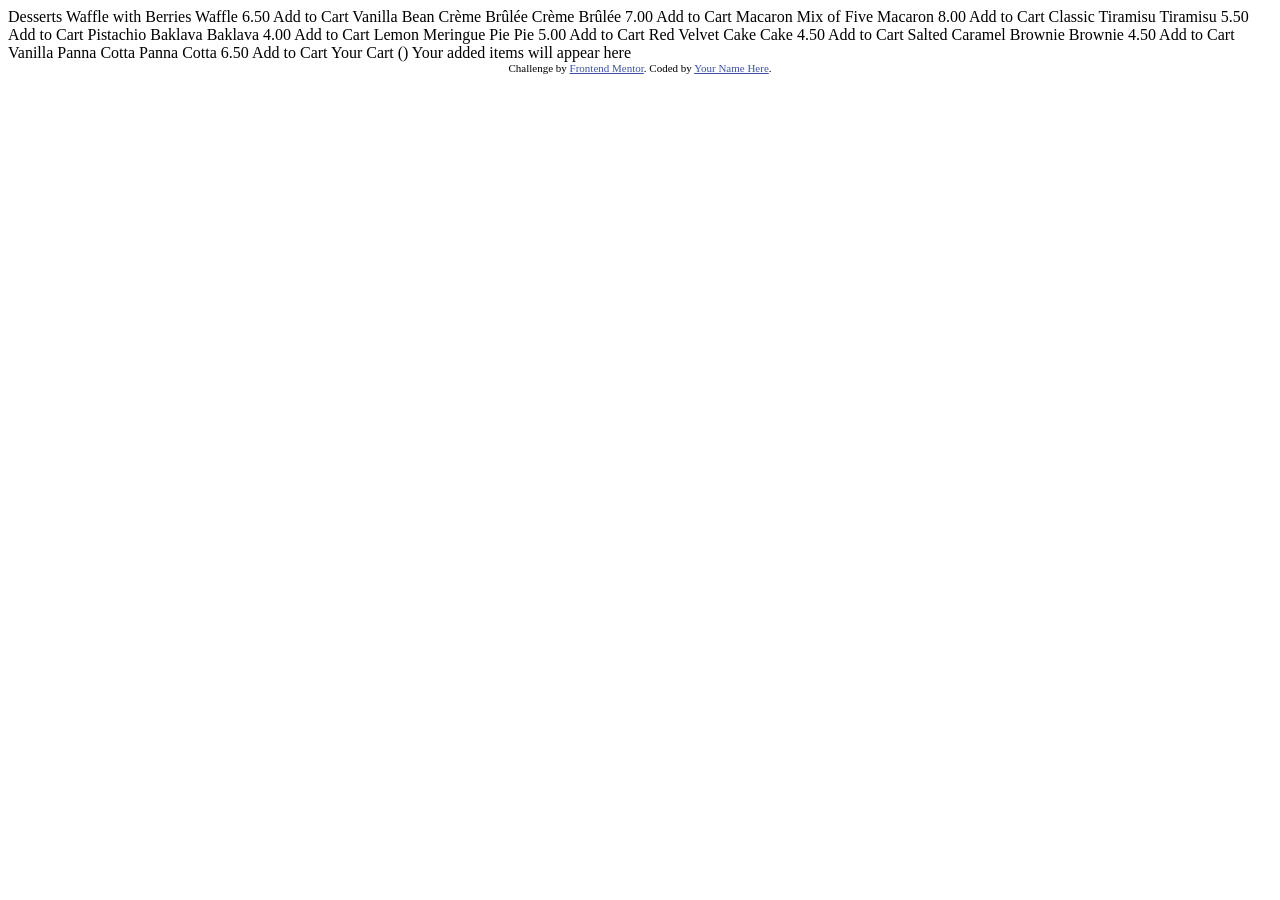
<file: product-list-with-cart-main/index.html>
<!DOCTYPE html>
<html lang="en">
<head>
  <meta charset="UTF-8">
  <meta name="viewport" content="width=device-width, initial-scale=1.0"> <!-- displays site properly based on user's device -->

  <link rel="icon" type="image/png" sizes="32x32" href="./assets/images/favicon-32x32.png">
  
  <title>Frontend Mentor | Product list with cart</title>

  <!-- Feel free to remove these styles or customise in your own stylesheet 👍 -->
  <style>
    .attribution { font-size: 0.6875rem; text-align: center; }
    .attribution a { color: hsl(228, 45%, 44%); }
  </style>
</head>
<body>

  Desserts

  Waffle with Berries
  Waffle
  6.50
  Add to Cart

  Vanilla Bean Crème Brûlée
  Crème Brûlée
  7.00
  Add to Cart

  Macaron Mix of Five
  Macaron
  8.00
  Add to Cart

  Classic Tiramisu
  Tiramisu
  5.50
  Add to Cart

  Pistachio Baklava
  Baklava
  4.00
  Add to Cart

  Lemon Meringue Pie
  Pie
  5.00
  Add to Cart

  Red Velvet Cake
  Cake
  4.50
  Add to Cart

  Salted Caramel Brownie
  Brownie
  4.50
  Add to Cart

  Vanilla Panna Cotta
  Panna Cotta
  6.50
  Add to Cart

  Your Cart (<!-- Quantity -->)
  Your added items will appear here

  <footer class="attribution">
    Challenge by <a href="https://www.frontendmentor.io?ref=challenge">Frontend Mentor</a>. 
    Coded by <a href="#">Your Name Here</a>.
  </footer>
</body>
</html>
</file>
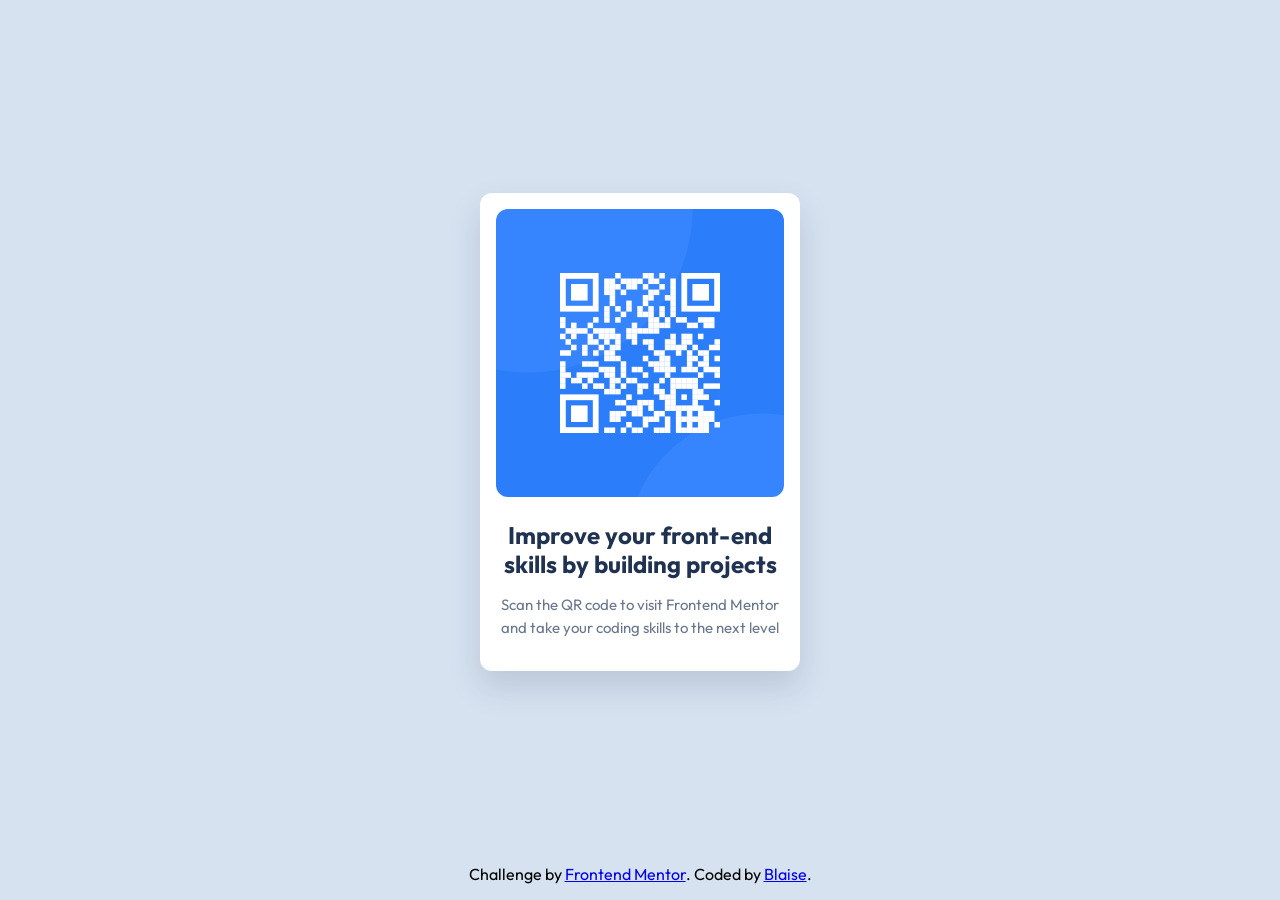
<file: qr-code-component-main/index.html>
<!DOCTYPE html>
<html lang="en">
<head>
  <meta charset="UTF-8">
  <meta name="viewport" content="width=device-width, initial-scale=1.0">
  <link rel="preconnect" href="https://fonts.googleapis.com">
  <link rel="preconnect" href="https://fonts.gstatic.com" crossorigin>
  <link href="https://fonts.googleapis.com/css2?family=Outfit:wght@400;700&display=swap" rel="stylesheet">
  <title>Frontend Mentor | QR code component</title>
  <style>
    :root{
--White: hsl(0, 0%, 100%);
--Slate-300: hsl(212, 45%, 89%);
--Slate-500: hsl(216, 15%, 48%);
--Slate-900: hsl(218, 44%, 22%)
}
    *{
      margin: 0;
      padding: 0;
      box-sizing: border-box;
    }
    body{
      font-family: 'Outfit', sans-serif;
      background-color: var(--Slate-300);
      min-height: 100vh;
      display: flex;
      justify-content: center;
      align-items: center;
      padding: 1rem;
      flex-direction: column;
    }
    .carte{
      background-color: var(--White);
      padding: 1rem;
      border-radius: 0.75rem;
      text-align: center;
      box-shadow: 0 1rem 2rem hsl(218, 44%, 22%, 0.15);
      width: 100%;
      max-width: 320px;
}
    .qr-image{
      width: 100%;
      border-radius: 0.75rem;
      display: block;
}
main {
  flex: 1;
  display: flex;
  align-items: center;
  justify-content: center;
}
    .carte-titre{
      color: var(--Slate-900);
      font-size: 1.5rem;
      font-weight: 700;
      margin-top: 1.5rem;
      line-height: 1.2;
    }
    .carte-texte{
      color: var(--Slate-500);
      font-size: 15px;
      font-weight: 400;
      margin-bottom: 1rem;
      line-height: 1.5;
      margin-top: 1rem;
    }
    .attribution{
      margin-top: 1rem;
      text-align: center;
    }

  </style>
</head>
<body>
  <main>
    <div class="carte">
      <img src="images/image-qr-code.png" alt="QR code" class="qr-image">
      <h1 class="carte-titre">Improve your front-end skills by building projects</h1>
      <p class="carte-texte">Scan the QR code to visit Frontend Mentor and take your coding skills to the next level</p>
    </div>
  </main>
  
  <footer class="attribution">
    Challenge by <a href="https://www.frontendmentor.io?ref=challenge">Frontend Mentor</a>. 
    Coded by <a href="#">Blaise</a>.
  </footer>
</body>
</html>
</file>
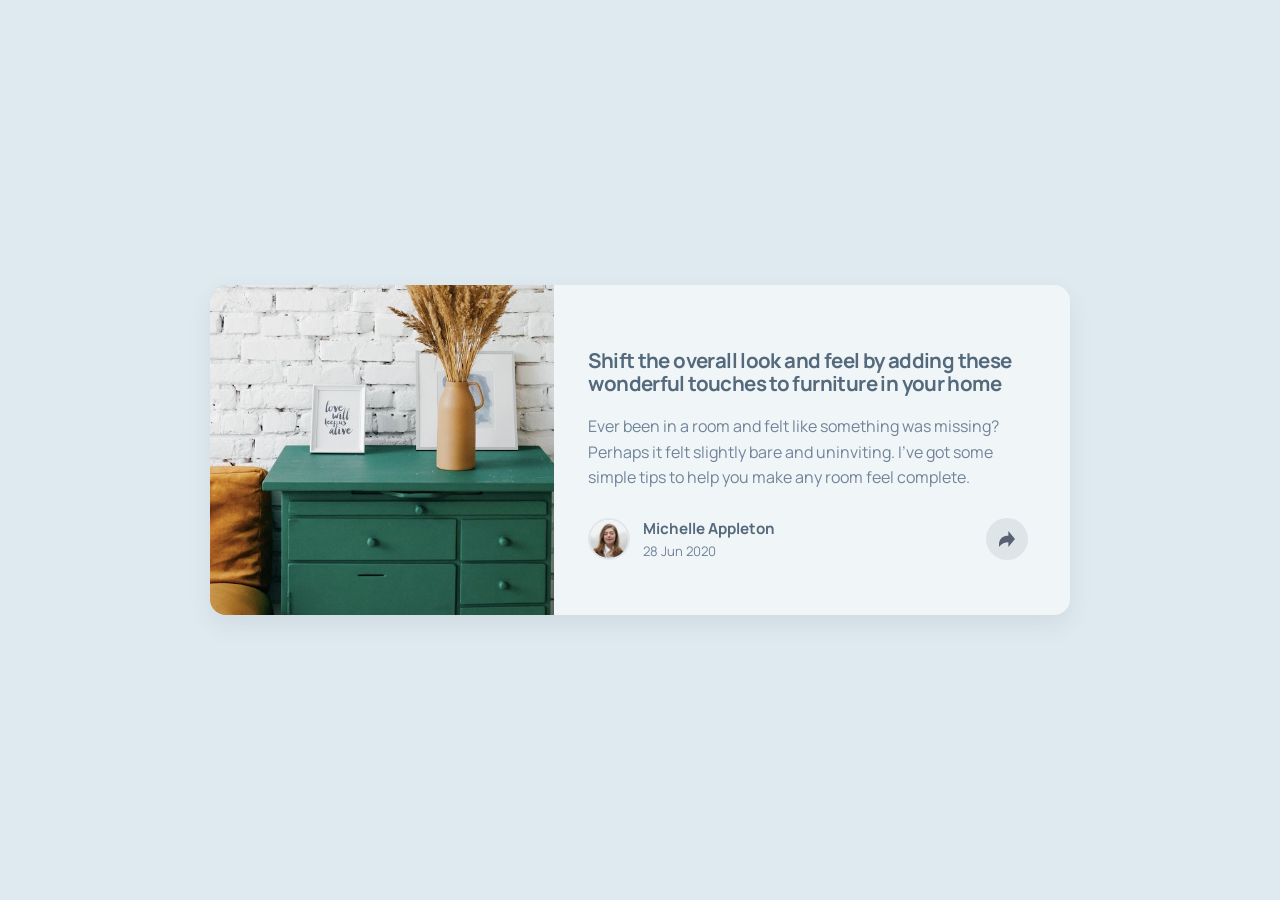
<file: article-preview-component-master/article-preview-component-master/index.html>
<!doctype html>
<html lang="fr">
  <head>
    <meta charset="UTF-8"/>
    <meta name="viewport" content="width=device-width, initial-scale=1.0" />

    <link
      rel="icon"
      type="image/png"
      sizes="32x32"
      href="./images/favicon-32x32.png"
    />
    <link rel="preconnect" href="https://fonts.googleapis.com" />
    <link rel="preconnect" href="https://fonts.gstatic.com" crossorigin />
    <link
      href="https://fonts.googleapis.com/css2?family=Manrope:wght@200..800&display=swap"
      rel="stylesheet"
    />
    <link rel="stylesheet" href="./style.css" />
    <title>Frontend Mentor | Article preview component</title>
  </head>
  <body>
    <main>
      <div class="card-1">
        <img src="./images/drawers.jpg" alt="drawers" class="card-1__img" />
      </div>

      <div class="card-2">
        <h1 class="card-2__title">
          Shift the overall look and feel by adding these wonderful touches to
          furniture in your home
        </h1>

        <p class="card-2__text">
          Ever been in a room and felt like something was missing? Perhaps it
          felt slightly bare and uninviting. I’ve got some simple tips to help
          you make any room feel complete.
        </p>

        <div class="Avatar">
          <div class="user">
            <img
              src="./images/avatar-michelle.jpg"
              alt="Michelle Appleton"
              class="user__imag"
            />
            <div class="description">
              <strong>Michelle Appleton</strong>
              <p>28 Jun 2020</p>
            </div>
          </div>

          <div class="share-control">
            <button class="btn" aria-label="Partager" aria-expanded="false">
              <img src="./images/icon-share.svg" alt="" class="btn__img" />
            </button>
            <div class="share-panel" aria-label="Options de partage">
              <span>Share</span>
              <a href="#" aria-label="Partager sur Facebook">
                <img src="./images/icon-facebook.svg" alt="Facebook" />
              </a>
              <a href="#" aria-label="Partager sur Twitter">
                <img src="./images/icon-twitter.svg" alt="Twitter" />
              </a>
              <a href="#" aria-label="Partager sur Pinterest">
                <img src="./images/icon-pinterest.svg" alt="Pinterest" />
              </a>
            </div>
          </div>
        </div>
      </div>
    </main>
  </body>
   <script src="script.js"></script>
</html>
</file>
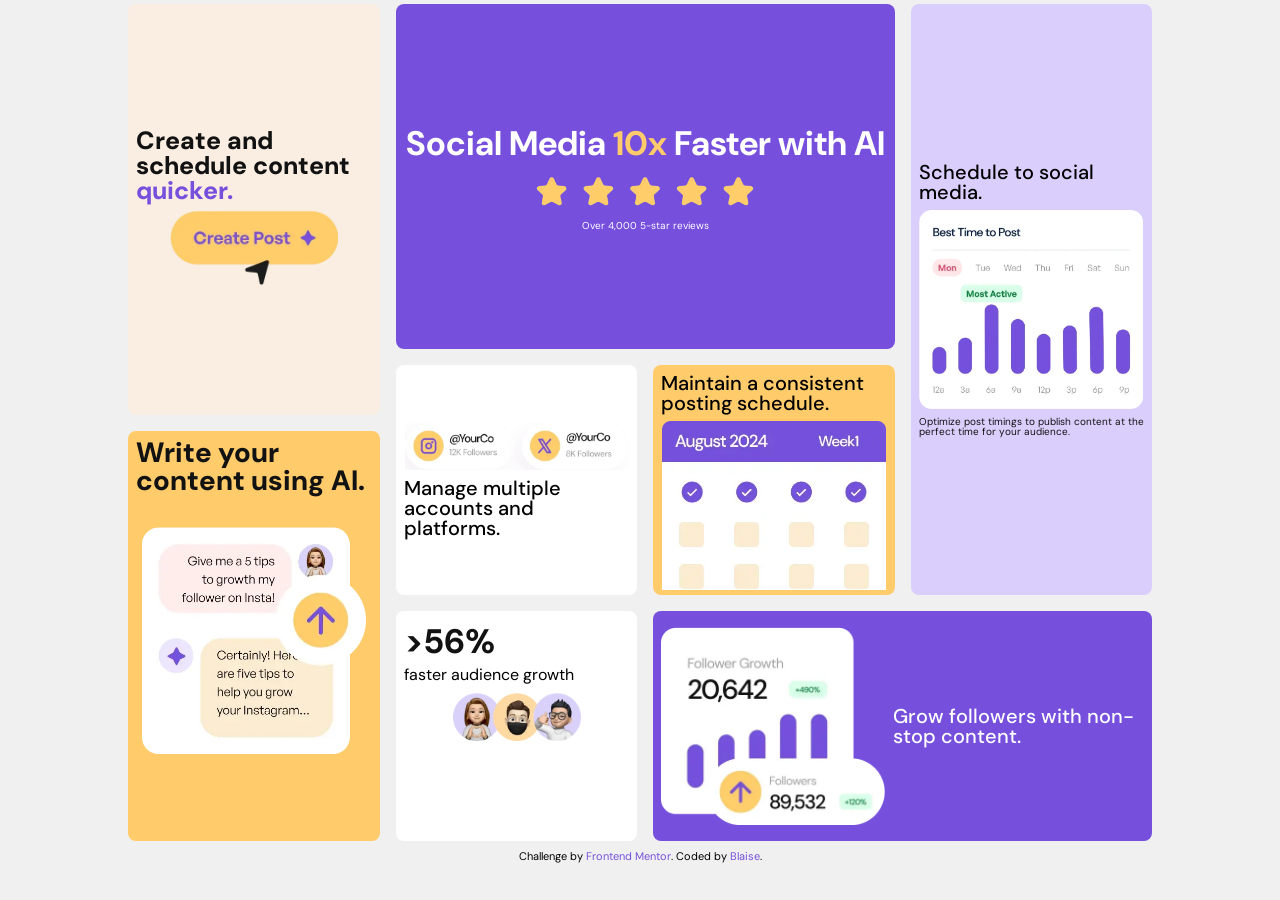
<file: bento-grid-main/bento-grid-main/index.html>
<!DOCTYPE html>
<html lang="en">
<head>
  <meta charset="UTF-8">
  <meta name="viewport" content="width=device-width, initial-scale=1.0"> <!-- displays site properly based on user's device -->

  <link rel="icon" type="image/png" sizes="32x32" href="./assets/images/favicon-32x32.png">
  <link rel="preconnect" href="https://fonts.googleapis.com">
  <link rel="preconnect" href="https://fonts.gstatic.com" crossorigin>
  <link href="https://fonts.googleapis.com/css2?family=DM+Sans:ital,opsz,wght@0,9..40,100..1000;1,9..40,100..1000&display=swap" rel="stylesheet">

  <title>Frontend Mentor | Bento grid</title>
  <link rel="stylesheet" href="style.css">
</head>
<body>
  <main>
    <div class="div-1">
      <div class="card card-1">
        <h2 class="title-md">Create and schedule content <span>quicker.</span> </h2>
        <img src="./assets/images/illustration-create-post.webp" alt="" class="img-create-post">
      </div>

      <div class="card card-4">
        <h2 class="title-md">Write your content using AI.</h2>
        <img src="./assets/images/illustration-ai-content.webp" alt="" class="img-ai-content">
      </div>
    </div>

    <div class="div-2">
      <div class="card card-2">
        <h1 class="title-lg">Social Media <span>10x</span> Faster with AI</h1>
        <img src="./assets/images/illustration-five-stars.webp" alt="" class="img-five-stars"> 
        <p class="text">Over 4,000 5-star reviews</p>
      </div>

      <div class="card card-3">
        <h2 class="title-ms">Schedule to social media.</h2>
        <img src="./assets/images/illustration-schedule-posts.webp" alt="" class="img-schedule-post">
        <p class="text text-center">Optimize post timings to publish content at the perfect time for your audience.</p>
      </div>

      <div class="card card-5">
        <img src="./assets/images/illustration-multiple-platforms.webp" alt="" class="img-multiple-platforms">
        <h2 class="title-ms">Manage multiple accounts and platforms.</h2>
      </div>

      <div class="card card-6">
        <h2 class="title-ms">Maintain a consistent posting schedule.</h2>
        <img src="./assets/images/illustration-consistent-schedule.webp" alt="" class="img-consistent-schedule">
      </div>

      <div class="card card-7">
        <div>
          <h2 class="title-lg">>56%</h2>
          <span class="">faster audience growth</span>
        </div>
        
        <img src="./assets/images/illustration-audience-growth.webp" alt="" class="img-audience-growth">
      </div>

      <div class="card card-8">
        <img src="./assets/images/illustration-grow-followers.webp" alt="" class="img-grow-followers">
        <h2 class="title-ms">Grow followers with non-stop content.</h2>
      </div>
    </div>
  </main>

  <footer class="attribution">
    Challenge by <a href="https://www.frontendmentor.io?ref=challenge">Frontend Mentor</a>. 
    Coded by <a href="#">Blaise</a>.
  </footer>
</body>
</html>
</file>
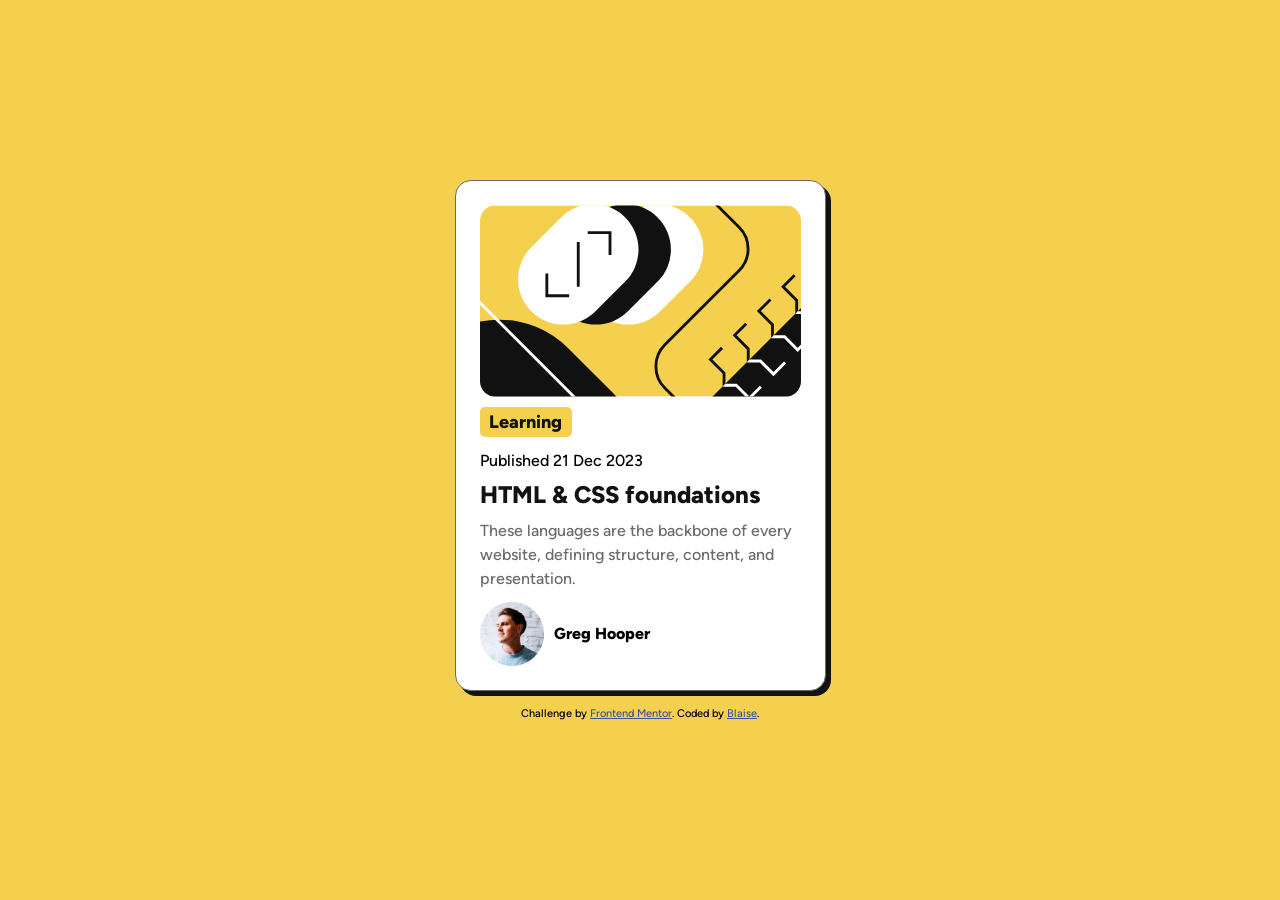
<file: blog-preview-card-main/blog-preview-card-main/index.html>
<!DOCTYPE html>
<html lang="en">
<head>
  <meta charset="UTF-8">
  <meta name="viewport" content="width=device-width, initial-scale=1.0"> <!-- displays site properly based on user's device -->

  <link rel="icon" type="image/png" sizes="32x32" href="./assets/images/favicon-32x32.png">
  
  <title>Frontend Mentor | Blog preview card</title>
  <link rel="stylesheet" href="style.css">
</head>
<body>
  <main>
    <div class="carte">
      <div class="carte-blog">
          <img src="./assets/images/illustration-article.svg" alt="illustration article"
           class="carte-image">
          <span class="carte-titre2">Learning</span>
          <p class="carte-paragraphe1"> Published 21 Dec 2023</p>
          <h1 class="carte-titre1">HTML & CSS foundations</h1>
          <p class="carte-paragraphe2"> These languages are the backbone of every website, defining structure, content, and presentation.</p>
      </div>
      <div class="carte-auteur">
        <img src="./assets/images/image-avatar.webp" alt="image avatar" class="carte-image-avatar">
        <p class="carte-auteur-nom">Greg Hooper</p>
      </div>
    </div>
  </main>
  <footer class="attribution">
    Challenge by <a href="https://www.frontendmentor.io?ref=challenge">Frontend Mentor</a>. 
    Coded by <a href="https://github.com/blaisehoungue327-rgb?tab=repositories">Blaise</a>.
  </footer>
</body>
</html>
</file>
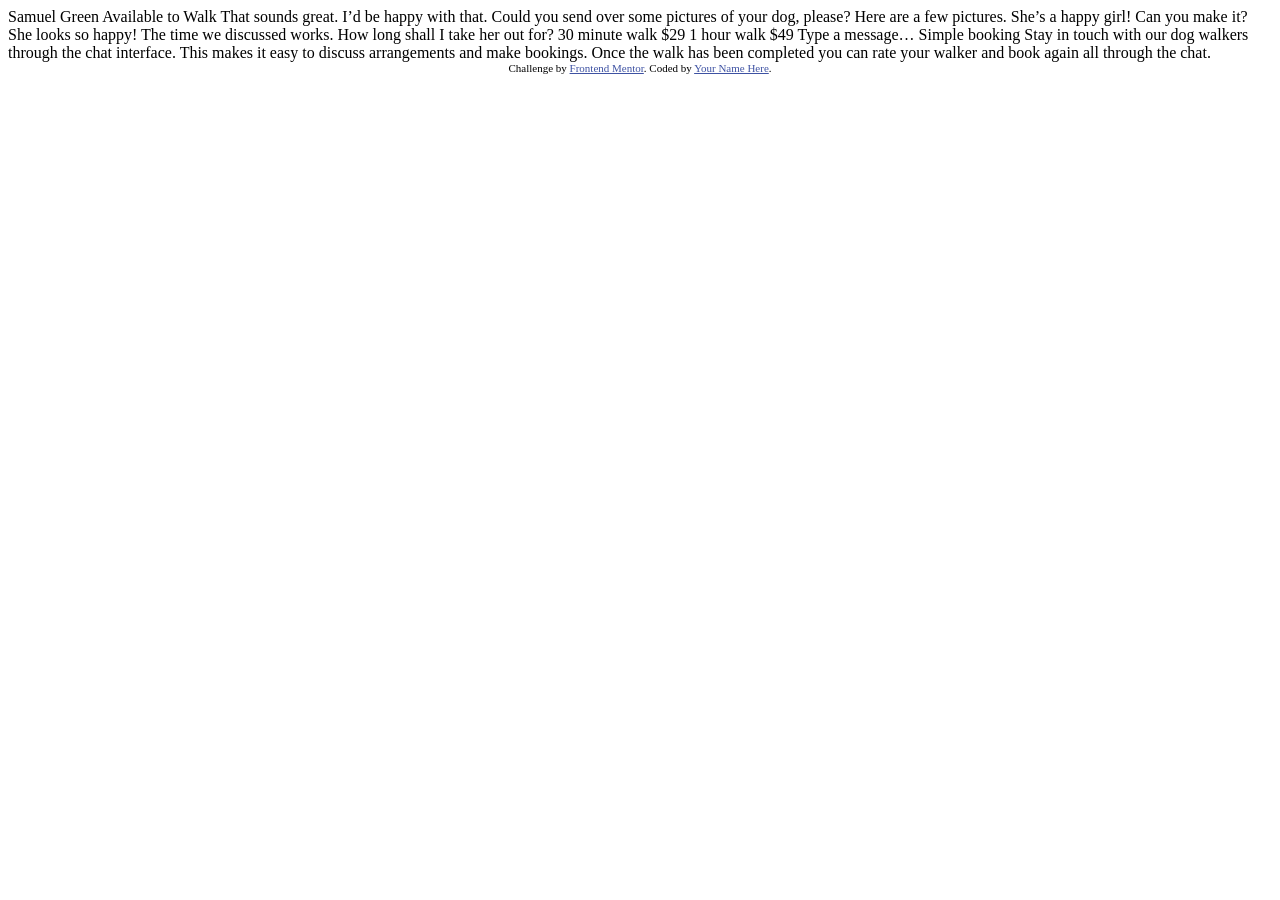
<file: chat-app-css-illustration-master/chat-app-css-illustration-master/index.html>
<!DOCTYPE html>
<html lang="en">
<head>
  <meta charset="UTF-8">
  <meta name="viewport" content="width=device-width, initial-scale=1.0"> <!-- displays site properly based on user's device -->

  <link rel="icon" type="image/png" sizes="32x32" href="./images/favicon-32x32.png">
  
  <title>Frontend Mentor | [Challenge Name Here]</title>

  <!-- Feel free to remove these styles or customise in your own stylesheet 👍 -->
  <style>
    .attribution { font-size: 0.6875rem; text-align: center; }
    .attribution a { color: hsl(228, 45%, 44%); }
  </style>
</head>
<body>

  Samuel Green
  Available to Walk

  That sounds great. I’d be happy with that.

  Could you send over some pictures of your dog, please?

  Here are a few pictures. She’s a happy girl!

  Can you make it?

  She looks so happy! The time we discussed works. How long shall I take her out for?

  30 minute walk
  $29

  1 hour walk
  $49

  Type a message…

  Simple booking

  Stay in touch with our dog walkers through the chat interface. This makes it easy to 
  discuss arrangements and make bookings. Once the walk has been completed you can rate 
  your walker and book again all through the chat.
  
  <footer class="attribution">
    Challenge by <a href="https://www.frontendmentor.io?ref=challenge">Frontend Mentor</a>. 
    Coded by <a href="#">Your Name Here</a>.
  </footer>
</body>
</html>
</file>
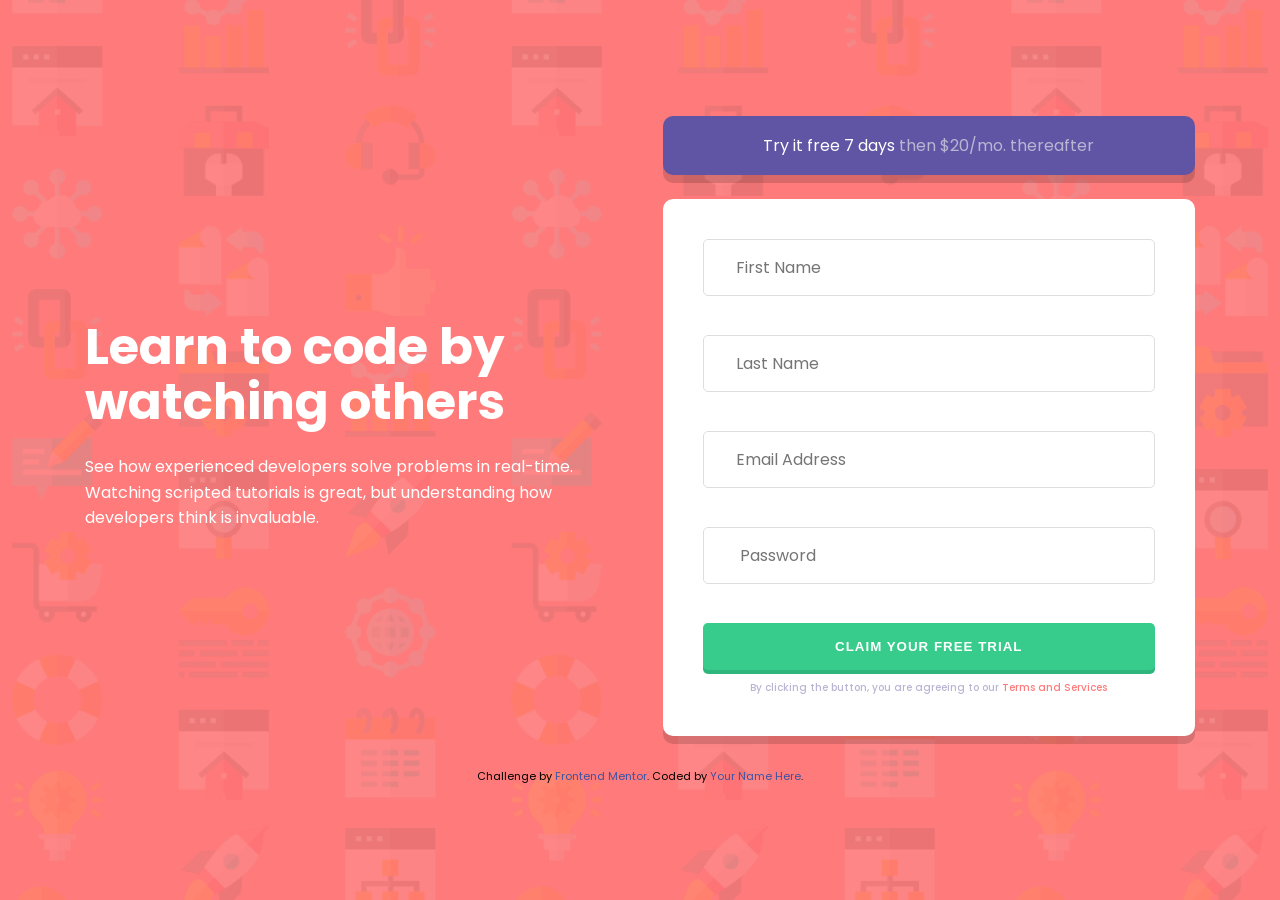
<file: intro-component-with-signup-form-master/intro-component-with-signup-form-master/index.html>
<!DOCTYPE html>
<html lang="en">
<head>
  <meta charset="UTF-8">
  <meta name="viewport" content="width=device-width, initial-scale=1.0"> <!-- displays site properly based on user's device -->

  <link rel="icon" type="image/png" sizes="32x32" href="./images/favicon-32x32.png">
  <link rel="preconnect" href="https://fonts.googleapis.com">
  <link rel="preconnect" href="https://fonts.gstatic.com" crossorigin>
  <link href="https://fonts.googleapis.com/css2?family=Poppins:wght@400;500;600;700&display=swap" rel="stylesheet">
  <link rel="stylesheet" href="css.css">
  <title>Frontend Mentor | Intro component with sign up form</title>

  <!-- Feel free to remove these styles or customise in your own stylesheet 👍 -->
  
</head>
<body>
  <main>
    <section class="sectionText">
      <h1> Learn to code by watching others</h1>
      <p>
          See how experienced developers solve problems in real-time. Watching scripted tutorials is great, 
          but understanding how developers think is invaluable. 
      </p>
    </section>

    <section class="setionForm">
      <p> Try it free 7 days <span>then $20/mo. thereafter</span> </p>
      <div class="divSection">
        <form action="" id="form">
          <div class="input-control">
            <input type="text" id="firstName" placeholder="First Name">
            <span class="icon"><img src="images/icon-error.svg" alt=""></span>
            <small>Error</small>
          </div>
          <div class="input-control">
            <input type="text" id="lastName" placeholder="Last Name">
            <span class="icon"><img src="images/icon-error.svg" alt=""></span>
            <small>Error</small>
          </div>
          <div class="input-control">
            <input type="email" id="email" placeholder="Email Address">
            <span class="icon"><img src="images/icon-error.svg" alt=""></span>
            <small>Error</small>
          </div>
          <div class="input-control">
            <input type="password" id="password" placeholder=" Password">
            <span class="icon"><img src="images/icon-error.svg" alt=""></span>
            <small>Error</small>
          </div>
          <button type="submit"> Claim your free trial </button>
        </form>
        <p class="textTerms">By clicking the button, you are agreeing to our <span>Terms and Services</span> </p>
      </div>
    </section>
  </main>

  <footer class="attribution">
    Challenge by <a href="https://www.frontendmentor.io?ref=challenge">Frontend Mentor</a>. 
    Coded by <a href="#">Your Name Here</a>.
  </footer>
</body>
<script src="script.js"></script>
</html>
</file>
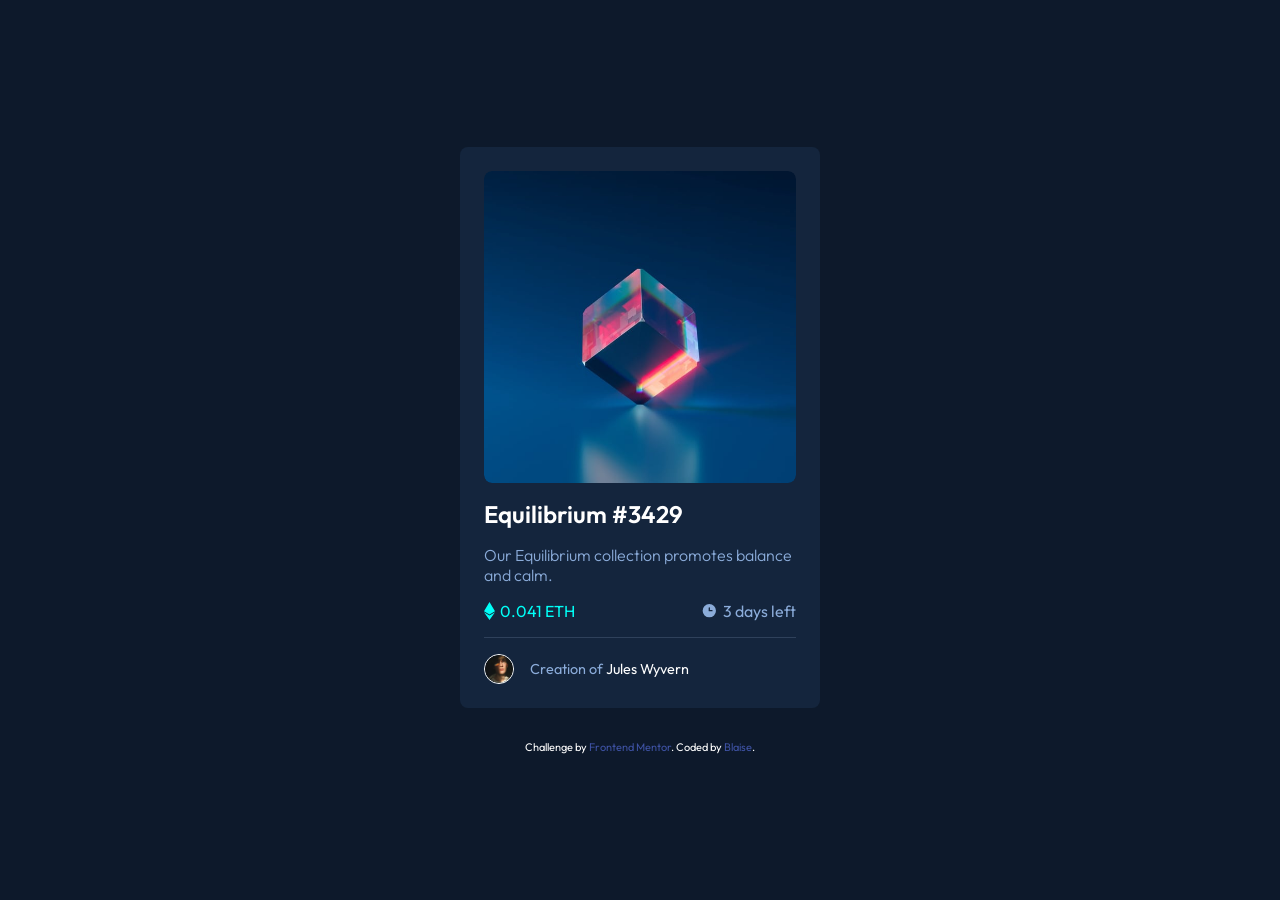
<file: nft-preview-card-component-main/nft-preview-card-component-main/index.html>
<!DOCTYPE html>
<html lang="en">
<head>
  <meta charset="UTF-8">
  <meta name="viewport" content="width=device-width, initial-scale=1.0">
  <link rel="preconnect" href="https://fonts.googleapis.com">
  <link rel="preconnect" href="https://fonts.gstatic.com" crossorigin>
  <link href="https://fonts.googleapis.com/css2?family=Outfit:wght@100..900&display=swap" rel="stylesheet">
  <link rel="stylesheet" href="./style.css">

  <link rel="icon" type="image/png" sizes="32x32" href="./images/favicon-32x32.png">
  
  <title>Frontend Mentor | NFT preview card component</title>
</head>
<body>
  <main>
    <div class="image-wrapper">
      <img src="./images/image-equilibrium.jpg" alt="Equilibrium" class="main-img">
    </div>
    <h1 class="title">Equilibrium #3429</h1>
    <p class="description">Our Equilibrium collection promotes balance and calm.</p>
    <div class="info">
      <div class="eth">
       <img src="./images/icon-ethereum.svg" alt="Ethereum" class="eth-icon"> 
       <span>0.041 ETH</span>
      </div>
      <div class="time">
        <img src="./images/icon-clock.svg" alt="Clock" class="clock-icon">
        <span>3 days left</span>
      </div>
    </div>
    <hr>
    <div class="creator">
      <img src="./images/image-avatar.png" alt="Avatar" class="avatar">
      <p class="text-avatar">Creation of <span>Jules Wyvern</span></p>
    </div>
  </main>
  <footer class="attribution">
    Challenge by <a href="https://www.frontendmentor.io?ref=challenge">Frontend Mentor</a>. 
    Coded by <a href="#">Blaise</a>.
  </footer>
</body>
</html>
</file>
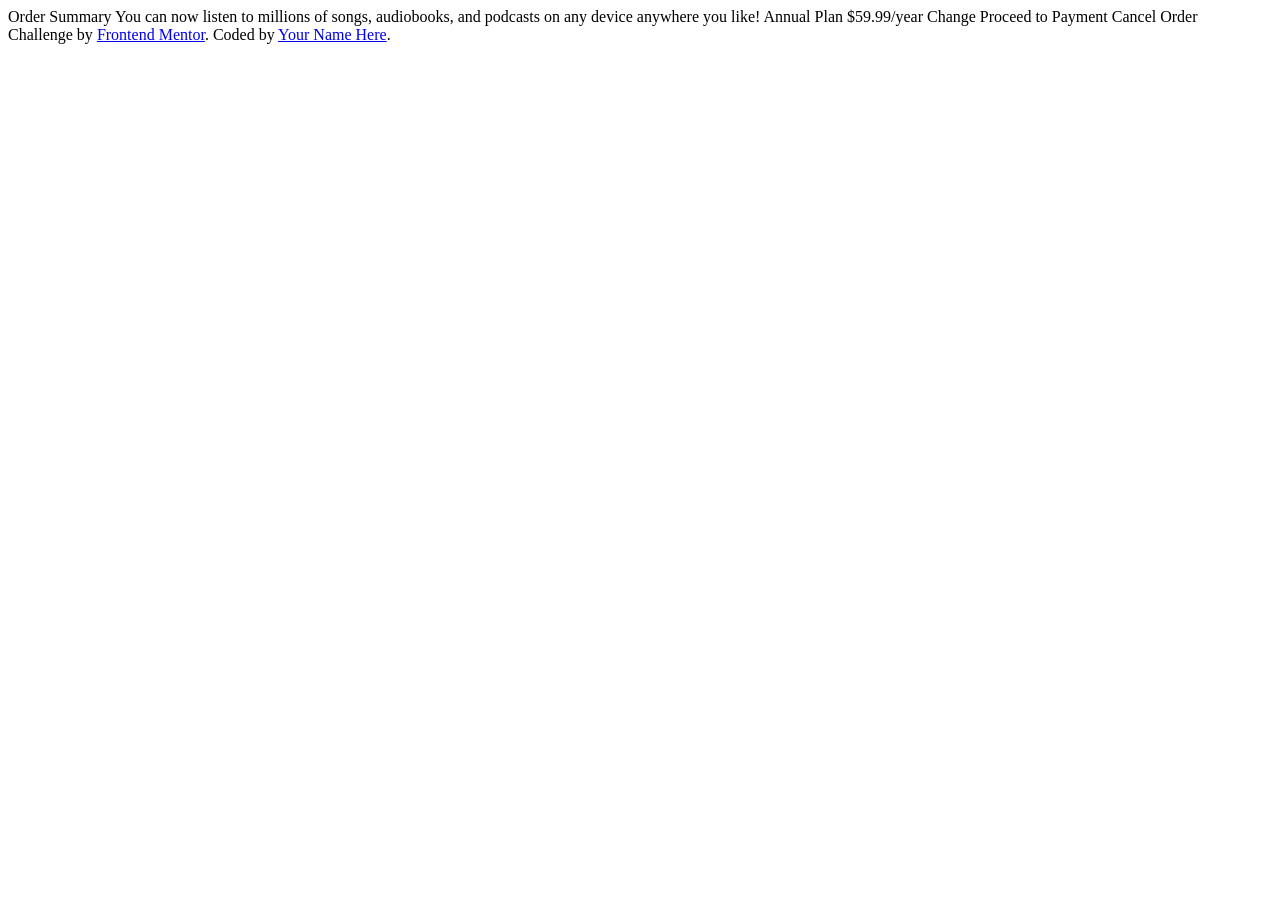
<file: order-summary-component-main/order-summary-component-main/index.html>
<!DOCTYPE html>
<html lang="en">
<head>
  <meta charset="UTF-8">
  <meta name="viewport" content="width=device-width, initial-scale=1.0">

  <link rel="icon" type="image/png" sizes="32x32" href="./images/favicon-32x32.png">
  <link rel="preconnect" href="https://fonts.googleapis.com">
  <link rel="preconnect" href="https://fonts.gstatic.com" crossorigin>
  <link href="https://fonts.googleapis.com/css2?family=Red+Hat+Display:ital,wght@0,300..900;1,300..900&display=swap" rel="stylesheet">
  <title>Frontend Mentor | Order summary card</title>

</head>
<body>

  Order Summary

  You can now listen to millions of songs, audiobooks, and podcasts on any 
  device anywhere you like!

  Annual Plan
  $59.99/year

  Change

  Proceed to Payment
  Cancel Order
  
  <footer class="attribution">
    Challenge by <a href="https://www.frontendmentor.io?ref=challenge">Frontend Mentor</a>. 
    Coded by <a href="#">Your Name Here</a>.
  </footer>
</body>
</html>
</file>
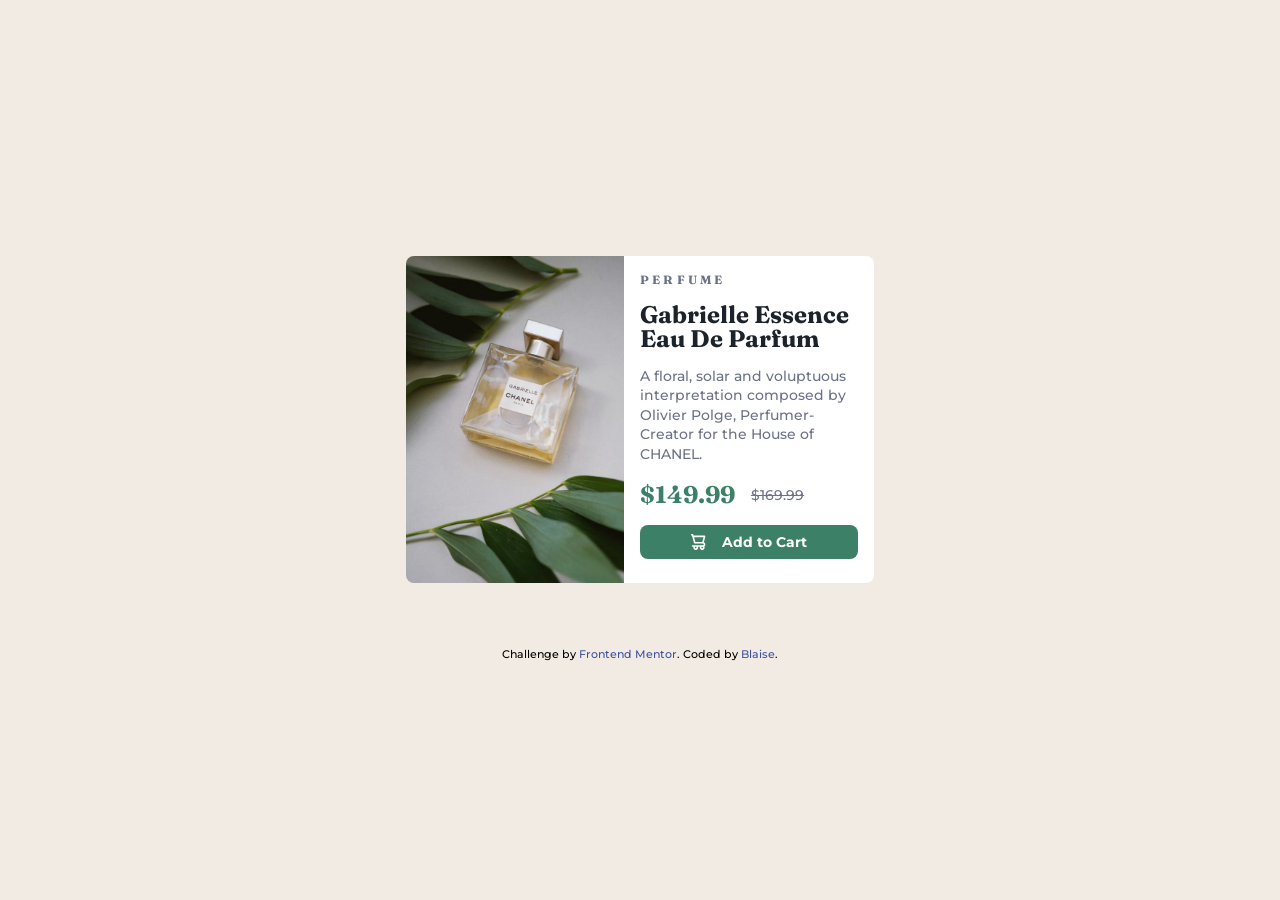
<file: product-preview-card-component-main/product-preview-card-component-main/index.html>
<!DOCTYPE html>
<html lang="en">
<head>
  <meta charset="UTF-8">
  <meta name="viewport" content="width=device-width, initial-scale=1.0">
  <link rel="preconnect" href="https://fonts.googleapis.com">
  <link rel="preconnect" href="https://fonts.gstatic.com" crossorigin>
  <link href="https://fonts.googleapis.com/css2?family=Montserrat:ital,wght@0,100..900;1,100..900&family=Outfit:wght@100..900&display=swap" rel="stylesheet">
  <link rel="preconnect" href="https://fonts.googleapis.com">
  <link rel="preconnect" href="https://fonts.gstatic.com" crossorigin>
  <link href="https://fonts.googleapis.com/css2?family=Fraunces:ital,opsz,wght@0,9..144,100..900;1,9..144,100..900&family=Montserrat:ital,wght@0,100..900;1,100..900&family=Outfit:wght@100..900&display=swap" rel="stylesheet">
  <link rel="icon" type="image/png" sizes="32x32" href="./images/favicon-32x32.png">
  <link rel="stylesheet" href="./style.css">
  <title>Frontend Mentor | Product preview card component</title>
</head>
<body>
  <main>
    <picture class="card-1">
      <source media="(max-width :600px)" srcset=" ./images/image-product-mobile.jpg">
      <img src=" images/image-product-desktop.jpg" alt="" class="image-product">
    </picture>
    <div class="card-2">
      <p class="category">Perfume</p>
      <h1 class="product-title"> Gabrielle Essence Eau De Parfum</h1>
      <p class="description">A floral, solar and voluptuous interpretation composed by Olivier Polge, 
      Perfumer-Creator for the House of CHANEL.</p>
      <div class="price">
        <h2>$149.99</h2>
        <del>$169.99</del>
      </div>
      <div class="add-to-cart">
        <img src="images/icon-cart.svg" alt="">
        <span>Add to Cart</span>
      </div>
    </div>
  </main>
  <footer class="attribution">
    Challenge by <a href="https://www.frontendmentor.io?ref=challenge">Frontend Mentor</a>. 
    Coded by <a href="https://github.com/blaisehoungue327-rgb?tab=repositories">Blaise</a>.
  </footer>
</body>
</html>
</file>
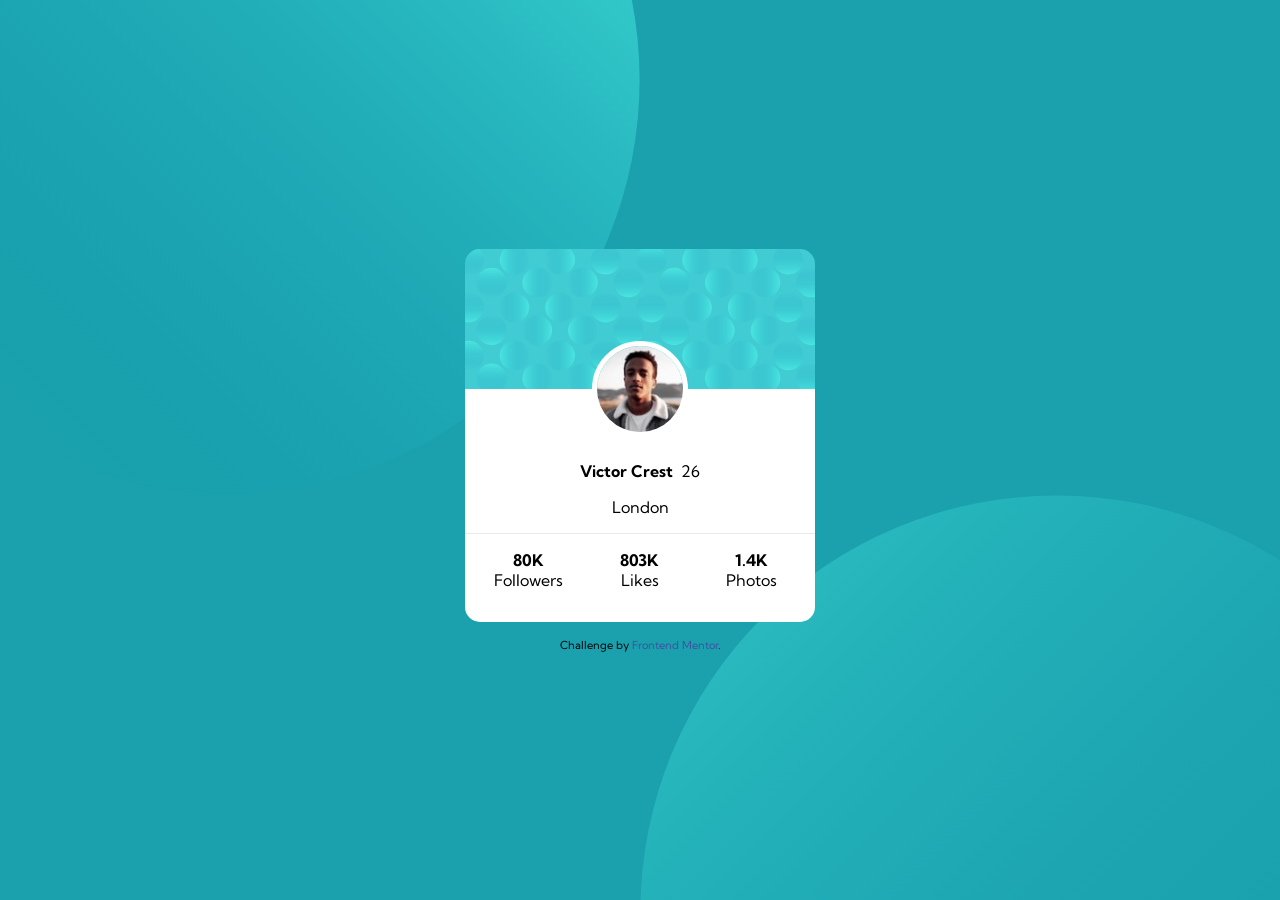
<file: profile-card-component-main/profile-card-component-main/index.html>
<!DOCTYPE html>
<html lang="en">
<head>
  <meta charset="UTF-8">
  <meta name="viewport" content="width=device-width, initial-scale=1.0">

  <link rel="icon" type="image/png" sizes="32x32" href="./images/favicon-32x32.png">
  <link rel="preconnect" href="https://fonts.googleapis.com">
  <link rel="preconnect" href="https://fonts.gstatic.com" crossorigin>
  <link href="https://fonts.googleapis.com/css2?family=Kumbh+Sans:wght,YOPQ@100..900,300&display=swap" rel="stylesheet">
  <link rel="stylesheet" href="style.css">
  <title>Frontend Mentor | Profile card component</title>
</head>
<body>
  <main>
    <div class="card-1">
    <img src="./images/bg-pattern-card.svg" alt=" pattern " class="pattern-card">
    </div>
    <div class="card-2">
      <img src="./images/image-victor.jpg" alt="Victor Crest" class="profile-img">
      <div class="description">
        <strong class="name">Victor Crest</strong>
        <p class="age">26</p> 
      </div>
      <p class="location">London</p>
      <div class="stats">
        <div class="stat">
          <strong class="number">80K</strong>
          <p class="label">Followers</p>
        </div>
        <div class="stat">
          <strong class="number">803K</strong>
          <p class="label">Likes</p>
        </div>
        <div class="stat">
          <strong class="number">1.4K</strong>
          <p class="label">Photos</p>
        </div>
      </div>
    </div>
    
  </main>
  <footer class="attribution">
    Challenge by <a href="https://www.frontendmentor.io?ref=challenge">Frontend Mentor</a>. 
  </footer>
  </footer>
</body>
</html>
</file>
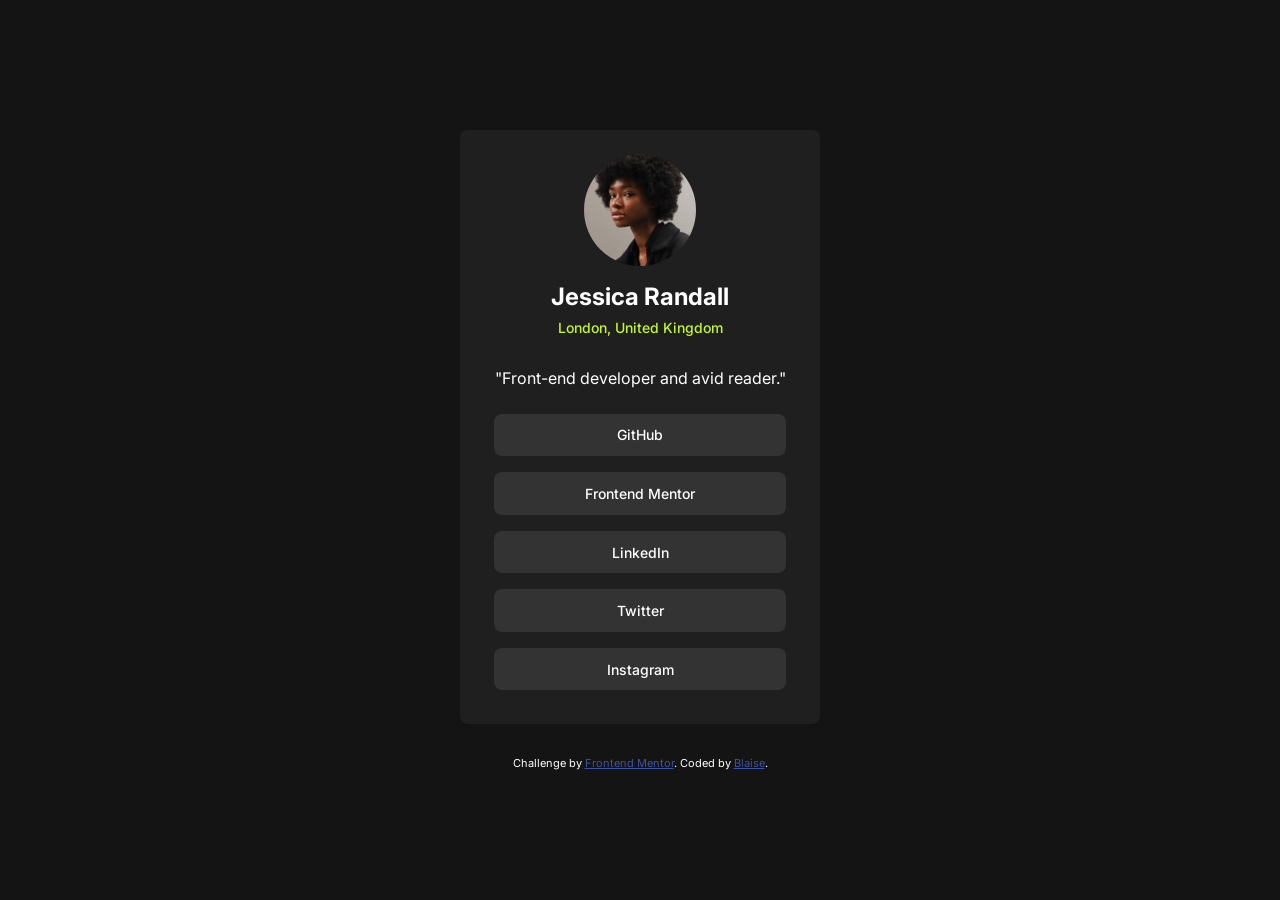
<file: social-links-profile-main/social-links-profile-main/index.html>
<!DOCTYPE html>
<html lang="en">
<head>
  <meta charset="UTF-8">
  <meta name="viewport" content="width=device-width, initial-scale=1.0"> 
  <link rel="preconnect" href="https://fonts.googleapis.com">
  <link rel="preconnect" href="https://fonts.gstatic.com" crossorigin>
  <link href="https://fonts.googleapis.com/css2?family=Inter:ital,opsz,wght@0,14..32,100..900;1,14..32,100..900&display=swap" rel="stylesheet">
  <link rel="icon" type="image/png" sizes="32x32" href="./assets/images/favicon-32x32.png">
  <link rel="stylesheet" href="style.css"> 
  <title>Frontend Mentor | Social links profile</title>
</head>
<body>
  <main>
    <img src="./assets/images/avatar-jessica.jpeg" alt="Jessica Randall" class="avatar">
    <div class="profile">
       <h1 class="name">Jessica Randall</h1>
       <p class="location">London, United Kingdom</p>
    </div>
    <p class="description">"Front-end developer and avid reader."</p>
    <div class="social-links">
      <a href="#" class="social-link github">GitHub</a>
      <a href="#" class="social-link frontend-mentor">Frontend Mentor</a>
      <a href="#" class="social-link linkedin">LinkedIn</a>
      <a href="#" class="social-link twitter">Twitter</a>
      <a href="#" class="social-link instagram">Instagram</a>
    </div>
  </main>
  <footer class="attribution">
    Challenge by <a href="https://www.frontendmentor.io?ref=challenge">Frontend Mentor</a>. 
    Coded by <a href="#">Blaise</a>.
  </footer>
</body>
</html>
</file>
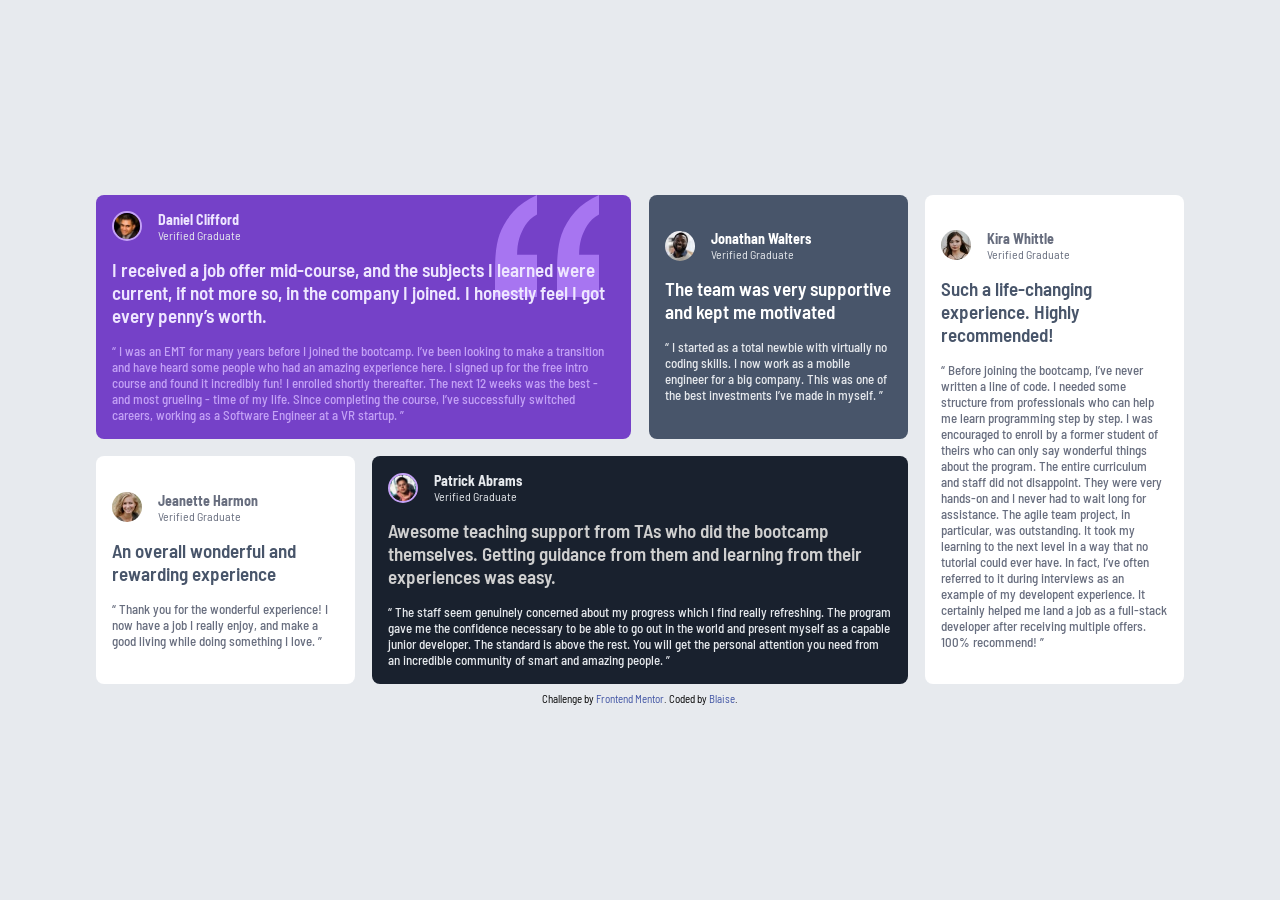
<file: testimonials-grid-section-main/testimonials-grid-section-main/index.html>
<!DOCTYPE html>
<html lang="en">
<head>
  <meta charset="UTF-8">
  <meta name="viewport" content="width=device-width, initial-scale=1.0"> <!-- displays site properly based on user's device -->
  <link rel="preconnect" href="https://fonts.googleapis.com">
  <link rel="preconnect" href="https://fonts.gstatic.com" crossorigin>
  <link href="https://fonts.googleapis.com/css2?family=Barlow+Semi+Condensed:ital,wght@0,100;0,200;0,300;0,400;0,500;0,600;0,700;0,800;0,900;1,100;1,200;1,300;1,400;1,500;1,600;1,700;1,800;1,900&display=swap" rel="stylesheet">
  <link rel="icon" type="image/png" sizes="32x32" href="./images/favicon-32x32.png">
  <link rel="stylesheet" href="./style.css">
  <title>Frontend Mentor | [Challenge Name Here]</title>

  <!-- Feel free to remove these styles or customise in your own stylesheet 👍 -->
  <style>
    .attribution { font-size: 0.6875rem; text-align: center; }
    .attribution a { color: hsl(228, 45%, 44%); }
  </style>
</head>
<body>
  <main>

    <div class="card-1 card">
      <figure class="card-1__image">
        <img src="./images/image-daniel.jpg" alt="Daniel Clifford" class="image border">
        <figcaption class="card-1__image__caption">
          <strong>Daniel Clifford</strong>
          <span>Verified Graduate</span>
        </figcaption>
      </figure>
      <h2 class="card-1-title">I received a job offer mid-course, and the subjects I learned were current, if not more so, 
      in the company I joined. I honestly feel I got every penny’s worth.
      </h2>
      <p class="card-1-description">“ I was an EMT for many years before I joined the bootcamp. I’ve been looking to make a 
      transition and have heard some people who had an amazing experience here. I signed up 
      for the free intro course and found it incredibly fun! I enrolled shortly thereafter. 
      The next 12 weeks was the best - and most grueling - time of my life. Since completing 
      the course, I’ve successfully switched careers, working as a Software Engineer at a VR startup. ”</p>
    </div>

    <div class="card-2 card">
      <figure class="card-2__image">
        <img src="./images/image-jonathan.jpg" alt="Jonathan Walters"  class="image">
        <figcaption class="card-2__image__caption">
          <strong>Jonathan Walters</strong>
          <span>Verified Graduate</span>
        </figcaption>
      </figure>
      <h2 class="card-2-title">The team was very supportive and kept me motivated</h2>
      <p class="card-2-description">“ I started as a total newbie with virtually no coding skills. I now work as a mobile engineer 
      for a big company. This was one of the best investments I’ve made in myself. ”</p>
    </div>

    <div class="card-3 card">
     <figure class="card-3__image">
      <img src="./images/image-jeanette.jpg" alt="Jeanette Harmon"  class="image">
      <figcaption class="card-3__image__caption">
        <strong>Jeanette Harmon</strong>
        <span>Verified Graduate</span>
      </figcaption>
     </figure>
      <h2 class="card-3-title">An overall wonderful and rewarding experience</h2>
      <p class="card-3-description">“ Thank you for the wonderful experience! I now have a job I really enjoy, and make a good living 
      while doing something I love. ”</p> 
    </div>

    <div class="card-4 card">
      <figure class="card-4__image">
        <img src="./images/image-patrick.jpg" alt="Patrick Abrams"  class="image border">
        <figcaption class="card-4__image__caption">
          <strong>Patrick Abrams</strong>
          <span>Verified Graduate</span>
        </figcaption>
      </figure>
      <h2 class="card-4-title">Awesome teaching support from TAs who did the bootcamp themselves. Getting guidance from them and learning from their experiences was easy.</h2>
      <p class="card-4-description">“ The staff seem genuinely concerned about my progress which I find really refreshing. The program gave me the confidence necessary to be able to go out in the world and present myself as a capable junior developer. The standard is above the rest. You will get the personal attention you need from an incredible community of smart and amazing people.
      ”</p>
    </div>  
    <div class="card-5 card">
      <figure class="card-5__image">
        <img src="./images/image-kira.jpg" alt="Kira Whittle"  class="image">
        <figcaption class="card-5__image__caption">
          <strong>Kira Whittle</strong>
          <span>Verified Graduate</span>
        </figcaption>
      </figure>
      <h2 class="card-5-title">Such a life-changing experience. Highly recommended!</h2>
      <p class="card-5-description">“ Before joining the bootcamp, I’ve never written a line of code. I needed some structure from 
      professionals who can help me learn programming step by step. I was encouraged to enroll by a former 
      student of theirs who can only say wonderful things about the program. The entire curriculum and staff 
      did not disappoint. They were very hands-on and I never had to wait long for assistance. The agile team 
      project, in particular, was outstanding. It took my learning to the next level in a way that no tutorial 
      could ever have. In fact, I’ve often referred to it during interviews as an example of my developent 
      experience. It certainly helped me land a job as a full-stack developer after receiving multiple offers. 
      100% recommend! ”</p>
    </div>

  </main>

  <footer class="attribution">
    Challenge by <a href="https://www.frontendmentor.io?ref=challenge">Frontend Mentor</a>. 
    Coded by <a href="#">Blaise</a>.
  </footer>

</body>
</html>
</file>
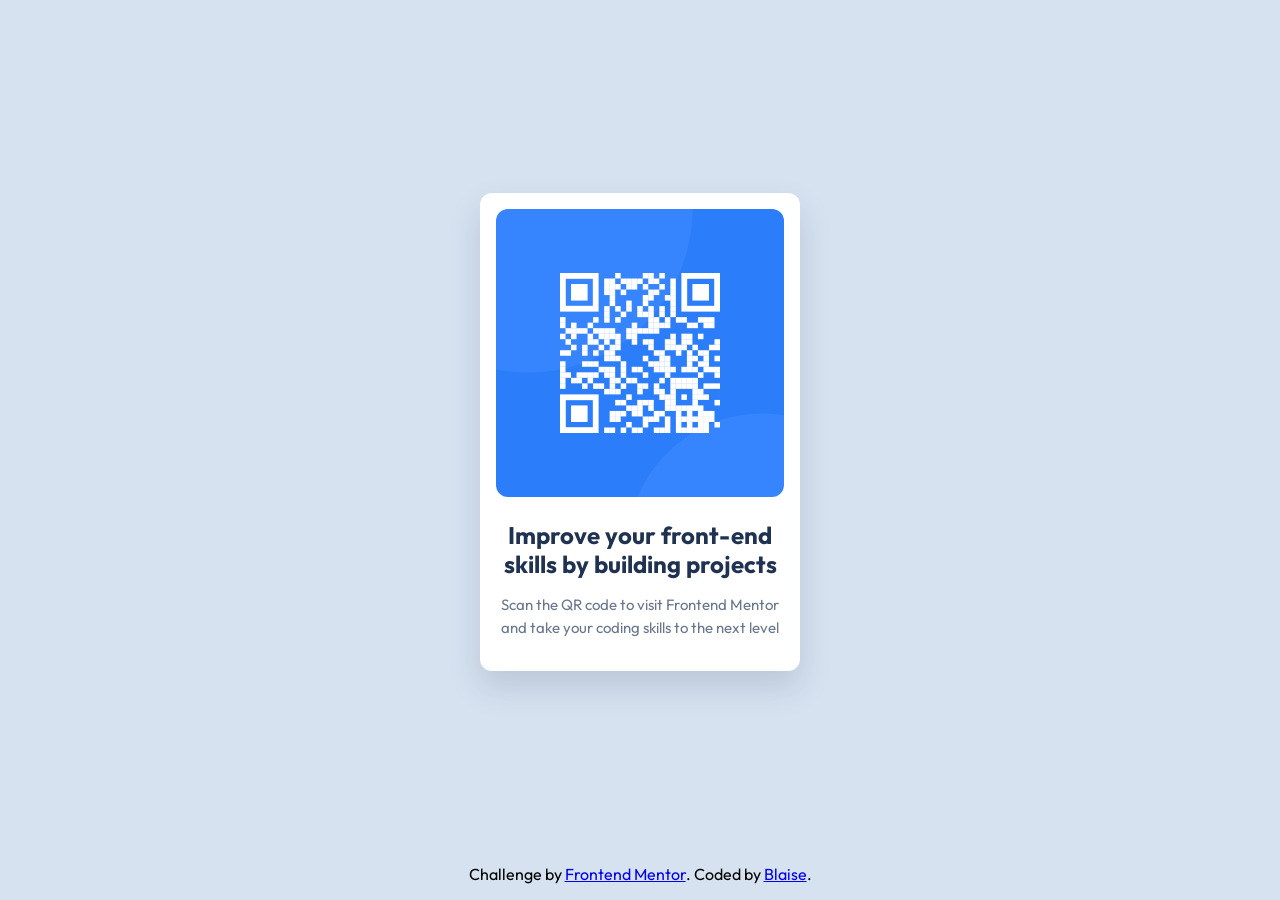
<file: qr-code-component-main/projet.html>
<!DOCTYPE html>
<html lang="en">
<head>
  <meta charset="UTF-8">
  <meta name="viewport" content="width=device-width, initial-scale=1.0">
  <link rel="preconnect" href="https://fonts.googleapis.com">
  <link rel="preconnect" href="https://fonts.gstatic.com" crossorigin>
  <link href="https://fonts.googleapis.com/css2?family=Outfit:wght@400;700&display=swap" rel="stylesheet">
  <title>Frontend Mentor | QR code component</title>
  <style>
    :root{
--White: hsl(0, 0%, 100%);
--Slate-300: hsl(212, 45%, 89%);
--Slate-500: hsl(216, 15%, 48%);
--Slate-900: hsl(218, 44%, 22%);

    }
    *{
      margin: 0;
      padding: 0;
      box-sizing: border-box;
    }
    body{
      font-family: 'Outfit', sans-serif;
      background-color: var(--Slate-300);
      min-height: 100vh;
      display: flex;
      justify-content: center;
      align-items: center;
      padding: 1rem;
      flex-direction: column;
    }
    .carte{
      background-color: var(--White);
      padding: 1rem;
      border-radius: 0.75rem;
      text-align: center;
      box-shadow: 0 1rem 2rem hsl(218, 44%, 22%, 0.15);
      width: 100%;
      max-width: 320px;
}
    .qr-image{
      width: 100%;
      border-radius: 0.75rem;
      display: block;
}
main {
  flex: 1;
  display: flex;
  align-items: center;
  justify-content: center;
}
    .carte-titre{
      color: var(--Slate-900);
      font-size: 1.5rem;
      font-weight: 700;
      margin-top: 1.5rem;
      line-height: 1.2;
    }
    .carte-texte{
      color: var(--Slate-500);
      font-size: 15px;
      font-weight: 400;
      margin-bottom: 1rem;
      line-height: 1.5;
      margin-top: 1rem;
    }
    .attribution{
      margin-top: 1rem;
      text-align: center;
    }

  </style>
</head>
<body>
  <main>
    <div class="carte">
      <img src="images/image-qr-code.png" alt="QR code" class="qr-image">
      <h1 class="carte-titre">Improve your front-end skills by building projects</h1>
      <p class="carte-texte">Scan the QR code to visit Frontend Mentor and take your coding skills to the next level</p>
    </div>
  </main>
  
  <footer class="attribution">
    Challenge by <a href="https://www.frontendmentor.io?ref=challenge">Frontend Mentor</a>. 
    Coded by <a href="#">Blaise</a>.
  </footer>
</body>
</html>
</file>
<file: article-preview-component-master/article-preview-component-master/style.css>
:root {
  --bg: #dfeaf0;
  --card: #f0f5f7;
  --card-strong: #ebf0f3;
  --panel: #5c6f80;
  --panel-dark: #4a5d72;
  --text: #54697c;
  --muted: #72849a;
  --shadow: rgba(55, 70, 86, 0.16);
  --icon-bg: rgba(95, 113, 129, 0.12);
}

* {
  box-sizing: border-box;
  margin: 0;
  padding: 0;
}

body {
  min-height: 100vh;
  display: grid;         /* display : grid. Pour centrer son l'élément */
  place-items: center;   /* place-items : center.  Pareil les deux vont de même */
  padding: 2rem;
  background: var(--bg);
  font-family: "Manrope", sans-serif;
  color: var(--text);
}

img {
  display: block;
  max-width: 100%;
}

button,
a {
  font: inherit;
}

main {
  width: min(860px, 82vw); /*La largeur de cet élément devra être la plus petite valeur entre 860px et 82% de la largeur de l’écran.
    Si la fenêtre fait :
    1200px de large
    82vw = 984px
    on compare 860px et 984px
    le plus petit est 860px
    donc le main fera 860px
    500px de large
    82vw = 410px
    on compare 860px et 410px
    le plus petit est 410px
    donc le main fera 410px*/

  min-height: 330px;
  display: flex;
  background: rgba(255, 255, 255, 0.1);
  border-radius: 16px;
  box-shadow: 0 10px 24px rgba(37, 51, 65, 0.08);
  overflow: visible;
}

.card-1 {
  width: 40%;
  min-width: 340px; /*la largeur ne peut pas descendre en dessous de 340px
    même si l’écran est plus petit, ce bloc garde au moins 340px de largeur*/
  background: #c9c9c8;
  overflow: hidden;
  border-radius: 16px 0 0 16px;
}

.card-1__img {
  width: 100%;
  height: 100%;
  object-fit: cover;
  object-position: center left;
}

.card-2 {
  flex: 1;
  background: var(--card);
  padding: 2.3rem 2.5rem 1.75rem 2.15rem;
  display: flex;
  flex-direction: column;
  justify-content: center;
  position: relative;
  border-radius: 0 16px 16px 0;
}

.card-2__title {
  margin: 0 0 1.15rem;
  max-width: 440px;
  font-size: clamp(1.25rem, 1.6vw, 1.5rem);
  line-height: 1.15;
  font-weight: 700;
  letter-spacing: -0.03em;
  color: var(--text);
}

.card-2__text {
  margin: 0;
  max-width: 440px;
  font-size: 1rem;
  line-height: 1.6;
  color: var(--muted);
}

.Avatar {
  position: relative;
  margin-top: 1.7rem;
  display: flex;
  align-items: center;
  justify-content: space-between;
  width: 100%;
  max-width: 440px;
}

.user {
  display: flex;
  align-items: center;
  gap: 0.8rem;
}

.share-control {
  position: relative;
  flex: 0 0 42px;
  width: 42px;
  height: 42px;
}

.user__imag {
  width: 42px;
  height: 42px;
  border-radius: 50%;
  object-fit: cover;
  border: 2px solid rgba(106, 124, 138, 0.12);
}

.description {
  display: flex;
  flex-direction: column;
  gap: 0.15rem;
}

.description strong {
  font-size: 0.95rem;
  font-weight: 700;
  color: var(--text);
}

.description p {
  margin: 0;
  font-size: 0.82rem;
  color: var(--muted);
}

.btn {
  width: 42px;
  height: 42px;
  border: none;
  border-radius: 50%;
  background: var(--icon-bg);
  display: grid;
  place-items: center;
  cursor: pointer;
  transition: background 0.2s ease, transform 0.2s ease;
  position: relative;
  z-index: 2;
}

.btn:hover {
  transform: translateY(-1px);
}

.btn__img {
  width: 16px;
  height: 16px;
  filter: brightness(0) saturate(100%) invert(37%) sepia(14%) saturate(660%) hue-rotate(182deg) brightness(93%) contrast(84%);
  transition: filter 0.2s ease;
}

.btn.is-active {
  background: var(--panel-dark);
}

.btn.is-active .btn__img {
  filter: brightness(0) invert(1);
}

.share-panel {
  position: absolute;
  left: 50%;
  bottom: calc(100% + 1rem);
  max-width: calc(100vw - 2rem);
  display: flex;
  align-items: center;
  gap: 1rem;
  padding: 0.9rem 1.3rem;
  background: var(--panel-dark);
  border-radius: 12px;
  box-shadow: 0 12px 22px var(--shadow);
  opacity: 0;
  visibility: hidden;
  transform: translate(-50%, 10px);
  transition: opacity 0.2s ease, transform 0.2s ease, visibility 0.2s ease;
  /* background: gray; */
}

.share-panel::after {
  content: "";
  position: absolute;
  left: 50%;
  bottom: -8px;
  width: 18px;
  height: 18px;
  background: var(--panel-dark);
  transform: translateX(-50%) rotate(45deg);
  border-radius: 3px;
}

.share-panel span {
  font-size: 0.73rem;
  letter-spacing: 0.28rem;
  text-transform: uppercase;
  color: rgba(255, 255, 255, 0.8);
}

.share-panel a {
  display: inline-flex;
  align-items: center;
  justify-content: center;
  width: 18px;
  height: 18px;
  text-decoration: none;
}

.share-panel img {
  width: 18px;
  height: 18px;
  filter: brightness(0) invert(1);
}

.card-2.is-open .share-panel {
  opacity: 1;
  visibility: visible;
  transform: translate(-50%, 0);
}

@media (max-width: 900px) {
  body {
    padding: 1.2rem;
  }

  main {
    width: min(100%, 360px);
    flex-direction: column;
    border-radius: 14px;
    overflow: hidden;
  }

  .card-1 {
    width: 100%;
    min-width: 0;
    height: 220px;
    border-radius: 14px 14px 0 0;
  }

  .card-2 {
    padding: 1.5rem 1.5rem 1rem;
    border-radius: 0 0 14px 14px;
  }

  .card-2__title {
    max-width: none;
    font-size: 1.35rem;
  }

  .card-2__text {
    max-width: none;
    font-size: 0.95rem;
  }

  .Avatar {
    width: auto;
    max-width: none;
    margin-top: 1.25rem;
    min-height: 64px;
    margin-bottom: -1rem;
    margin-right: -1.5rem;
    margin-left: -1.5rem;
    padding: 0 1.5rem;
  }

  .share-control {
    position: absolute;
    inset: 0;
    width: auto;
    height: auto;
  }

  .btn {
    position: absolute;
    top: 50%;
    right: 1.5rem;
    transform: translateY(-50%);
  }

  .btn:hover {
    transform: translateY(-50%);
  }

  .share-panel {
    right: 0;
    left: 0;
    top: 0;
    bottom: 0;
    width: auto;
    max-width: none;
    justify-content: flex-start;
    padding: 1rem 1.3rem;
    border-radius: 0;
    transform: none;
  }

  .card-2.is-open .share-panel {
    transform: none;
  }

  .card-2.is-open .user {
    visibility: hidden;
  }

  .share-panel::after {
    display: none;
  }
}
</file>
<file: bento-grid-main/bento-grid-main/style.css>
:root {
  
--purple-100: hsl(254, 88%, 90%);
--Purple-500: hsl(256, 67%, 59%);

--yellow-100: hsl(33, 67%, 93%);
--yellow-500: hsl(39, 100%, 71%);

--white: hsl(0, 0%, 100%);
--black: hsl(0, 0%, 7%);
}

*{
  box-sizing: border-box;
  margin: 0;
  padding: 0;
}
body {
  font-family: "DM Sans", sans-serif;
  display: flex;
  justify-content: center; 
  align-items: center;
  gap: 8px;
  flex-direction: column;
  background-color: oklab(95.514% 0 -0.00011);
  padding: 0.25rem;
}
main {
  display: grid;
  grid-template-columns: 1fr 3fr;
  grid-template-rows: repeat(1, minmax(0, 1fr));
  gap: 16px;
  width: 80vw;
  height: 93vh;
  overflow: auto;
  scrollbar-width: auto;
}
.div-1{
  display: grid;
  grid-template-rows: repeat(2, minmax(0, 1fr));
  gap: 16px;
  width: 100%;
  height: 100%;
}
.div-2{
  display: grid;
  grid-template-columns: repeat(3, minmax(0, 1fr));
  grid-template-rows: 1.5fr 1fr 1fr;
  gap: 16px;
  width: 100%;
  height: 100%;
}

.card-1{
  background-color: var(--yellow-100);
  display: flex;
  flex-direction: column;
  justify-content: center;
  align-items: center;
  padding: .5rem;
  gap: 1rem;
}
.card-2{
  background-color: var(--Purple-500);
  display: flex;
  flex-direction: column;
  justify-content: center;
  align-items: center;
  padding: 0.5rem;
  grid-column: 1 / 3;
}
.card-3{
  background-color: var(--purple-100);
  display: flex;
  flex-direction: column;
  justify-content: center;
  align-items: center;
  padding: .5rem;
  grid-column: 3;
  grid-row-start: 1;
  grid-row-end: 3;
  gap: .5rem;
}
.card-4{
  background-color: var(--yellow-500);
  display: flex;
  flex-direction: column;
  justify-content: start;
  align-items: center;
  padding: .5rem;
}
.card-5{
  background-color: var(--white);
  display: flex;
  flex-direction: column;
  justify-content: center;
  align-items: center;
  padding: .5rem;
} 
.card-6{
  background-color: var(--yellow-500);
  display: flex;
  flex-direction: column;
  justify-content: start;
  align-items: center;
  padding: .5rem;
}
.card-7{
  background-color: var(--white);
  display: flex;
  flex-direction: column;
  justify-content: start;
  align-items: start;
  gap: 8px;
  padding: 0.5rem;
}
.card-8{
  background-color: var(--Purple-500);
  display: flex;
  flex-direction: column;
  justify-content: center;
  align-items: center;
  padding: .5rem;
  grid-column-start: 2;
  grid-column: span 2;
  flex-direction: row;
}
.title-ms{
  font-size: 20px;
  text-align: start;
  font-weight: 500;
  /* color: var(--black); */
  line-height: 1;
} 
.title-md{
  font-size: 28px;
  text-align: start;
  font-weight: 800;
  color: var(--black);
  line-height: 1;
} 
.title-md span {
  color: var(--Purple-500);
}
.title-lg{
  color: var(--white);
  font-size: 34px;
}
.card-7 .title-lg{
  color: var(--black);
}
.title-lg span{
  color: var(--yellow-500);
}
.text{
  color: var(--white);
  font-size: 10px;
}
.text-center{
  color: var(--black);
  line-height: 1;
  font-family: 10px;
}
.card-8 .title-ms{
  color: var(--white);
}

/* Images réduites */
img {
  object-fit: contain;
  width: 14rem;
  max-width: 100%;
  max-height: 100%;
}
.card-4 img {
  width: 14rem;
  height: 70%;
}
 .img-create-post{
  /* width: 80px; */
  height: 5rem;
 }
.img-audience-growth{
  width: 100%;
  height: 3rem;
}
.card{
  min-height: 0;
  height: auto;
  overflow: hidden;
  border-radius: 8px;
  gap: .5rem;
}
.attribution {
  font-size: 11px;
  text-align: center;
}
.attribution a{
  text-decoration: none;
}

.attribution a {
  color: var(--Purple-500);
}
@media(max-width : 500px){
  main{
    display: grid;
    grid-template-columns: 1fr;
    grid-template-rows: auto;
    width: 90vw;
  }
  .div-1{
    display: grid;
    grid-row: 2;
    grid-column: 1;
    grid-template-columns: repeat(1, minmax(0, 1fr));
    grid-template-rows: auto;
    gap: 1rem;
  }
  .div-2{
    display: grid;
    grid-row: 1;
    grid-column: 1;
    grid-template-columns: repeat(1, minmax(0, 1fr));
    grid-template-rows: auto;
  }
  .card-2{
    grid-column: 1;
    grid-row: 1;
  }
  .card-3{
    grid-row: auto;
    grid-column: 1;
    grid-row: 4;
  }
  .card-5 {
    grid-column: 1;
    grid-row: auto;
    grid-row: 2;
  }
  .card-6 {
    grid-column: 1;
    grid-row: 3;
  }
  .card-7 {
    grid-column: 1;
    grid-row: auto;
  }
  .card-8{
    grid-row: auto;
    grid-column: 1;
    grid-row:5 ;
    display: flex;
    flex-direction: column;
  }

}
@media (min-width: 501px) and (max-width: 1024px) {
   main{
    display: grid;
    grid-template-columns: 1fr 2fr;
    grid-template-rows: auto;
    width: 95vw;

  }

  .div-1{
    display: grid;
    /* grid-row: 2; */
    /* grid-column: 1; */
    grid-template-columns: repeat(1, minmax(0, 1fr));
    grid-template-rows: auto;
    gap: 1rem;
  }
   .div-2{
    display: grid;
    /* grid-row: 1; */
    /* grid-column: 1; */
    grid-template-columns: repeat(2, minmax(0, 1fr));
    grid-template-rows: auto;
  }
   .card-3{
    grid-row: auto;
    grid-column: 1;
    grid-row: 3;
  }
  .card-7 {
    grid-column: 2;
    grid-row: auto;
  }
  .img-grow-followers{
    width: 200px;
  }
}
.card-1 .title-md{
  font-size: 25px;
}
</file>
<file: blog-preview-card-main/blog-preview-card-main/style.css>
@font-face {
  font-family: "Figtree";
  src: url("./assets/fonts/static/Figtree-Medium.ttf") format("truetype");
  font-weight: 500;
  font-style: normal;
}

@font-face {
  font-family: "Figtree";
  src: url("./assets/fonts/static/Figtree-ExtraBold.ttf") format("truetype");
  font-weight: 800;
  font-style: normal;
}
* {
  box-sizing: border-box;
  margin: 0;
  padding: 0;
}
:root{
    
    --Yellow: hsl(47, 88%, 63%);
    --White: hsl(0, 0%, 100%);
    --Gray-500: hsl(0, 0%, 42%);
    --Gray-950: hsl(0, 0%, 7%);
}
body{
    font-family: "Figtree", sans-serif;
    display: flex;
    justify-content: center;
    align-items: center;
    min-height: 100vh;
    flex-direction: column;
    /* text-align: center; */
    background-color: var(--Yellow);
}
.carte{
    background-color: var(--White);
    padding: 1.5rem;
    display: flex;
    flex-direction: column;
    gap:10px;
    width: 100%;
    max-width: 371px;
    border-radius: 16px;
    border: 1px solid var(--Gray-500);
    box-shadow: 5px 5px 0px var(--Gray-950);
}
 .carte-titre2{
    font-size: 1.125rem;
    font-weight: 800;
    color: var(--Gray-950);
    background-color: var(--Yellow);
    border-radius: 5px;
    display: inline-block;
    width: fit-content;
    align-self: flex-start;
    padding: 0.25rem 0.6rem;
    margin-bottom: 0.2rem;
}

.carte-blog{
    display: flex;
    flex-direction: column;
    gap: 10px;
}
.carte-auteur{
    display: flex;
    flex-direction: row;
    gap: 10px;
    align-items: center;
    font-weight: 800;
}

.carte-image{
    display: block;
    width: 100%;
    /* height: auto; */
    border-radius: 16px;
}

.carte-paragraphe2{
    color: var(--Gray-500);
    font-size: 16px;
    line-height: 1.5rem;
    font-weight: 500;
}
.carte-titre1{
    font-size: 1.5rem;
    font-weight: 800;
    color: var(--Gray-950);
}
.attribution { font-size: 0.6875rem; text-align: center;
    margin-top: 1rem;
 }
.attribution a { color: hsl(228, 45%, 44%); }


@media (max-width: 375px) {
    .carte{
        padding: 1rem;
    }
    .carte-titre2{
        font-size: 1rem;
        padding: 0.2rem 0.5rem;
    }
    .carte-paragraphe2{
        font-size: 14px;
    }
    .carte-titre1{
        font-size: 1.25rem;
    }
}
</file>
<file: intro-component-with-signup-form-master/intro-component-with-signup-form-master/css.css>
*{
    margin: 0;
    padding: 0;
    box-sizing: border-box;
}

:root{
--PrimaryRed-400: hsl(0, 100%, 74%); 
--PrimaryGreen-400: hsl(154, 59%, 51%);
--AccentPurple-700: hsl(248, 32%, 49%);
--NeutralGray-900: hsl(249, 10%, 26%) ;
--Purple-350: hsl(246, 25%, 77%);
}

body{
    font-family: "Poppins", sans-serif;
    display: flex;
    justify-content: center;
    align-items: center;
    min-height: 100vh;
    flex-direction: column;
    background: var(--PrimaryRed-400) url(images/bg-intro-desktop.png) no-repeat center/cover;
    padding: 48px 24px;
}

main{
    display: flex;
    justify-content: center;
    align-items: center;
    flex-direction: row;
    width: min(100%, 1110px);
    gap: 45px;
}

.divSection{
    background-color: white;
    padding: 40px;
    width: 100%;
    border-radius: 10px;
    box-shadow: 0 8px 0 rgb(0 0 0 / 15%);
}

.sectionText,.setionForm {
    flex: 1;
    min-width: 0;
}

form{
    display: flex;
    justify-content: center;
    align-items: center;
    flex-direction: column;
    width: 100%;
    gap: 20px;
}

input{
    display: inline-block;
    width: 100%;
    padding: 15px 32px;
    font-weight: 600;
    border: 1px solid hsl(0, 0%, 87%);
    border-radius: 5px;
    color: var(--NeutralGray-900);
    font: inherit;
    min-height: 56px;
}

input:focus{
    outline: none;
    border: 1px solid var(--NeutralGray-900);
}

.input-control{
    width: 100%;
    position: relative;
    text-align: right;
    line-height: 1;
}

.input-control.error input {
    border-color: var(--PrimaryRed-400);
}

.input-control.error input[type="email"] {
    color: var(--PrimaryRed-400);
}

.input-control.success input{
    border-color: var(--PrimaryGreen-400);
}


.input-control.error small{
    visibility: visible;
}

img{
    width: 16px;
    height: 16px;
}

.setionForm > p{
    text-align: center;
    margin-bottom: 24px;
    padding: 17px 24px;
    width: 100%;
    background-color: var(--AccentPurple-700);
    border-radius: 10px;
    box-shadow: 0 8px 0 rgb(0 0 0 / 15%);
    font-weight: 400;
    font-size: 16px;
    color: white;
}
.setionForm > p span{
    color: var(--Purple-350);
}

.icon{
    position: absolute;
    top: 18px;
    right: 20px;
    visibility: hidden;
}

.input-control.error .icon{
    visibility: visible;
}

button{
    width: 100%;
    padding: 16px 12px;
    background-color: var(--PrimaryGreen-400);
    border: none;
    border-radius: 5px;
    text-transform: uppercase;
    color: white;
    font-weight: bold;
    box-shadow: 0 4px 0 hsl(154, 59%, 45%);
    cursor: pointer;
    letter-spacing: 1px;
}

button:hover{
    background-color: hsl(154, 59%, 65%);
}

small{
    color: var(--PrimaryRed-400);
    visibility: hidden;
    display: block;
    margin-top: 8px;
    font-size: 11px;
    font-style: italic;
}

form > p span{
 color: var(--PrimaryRed-400);
}

.textTerms {
    color: var(--Purple-350);
    font-size: 10px;
    text-align: center;
    margin-top: 10px;
    font-weight: 500;
}

.textTerms span {
    color: var(--PrimaryRed-400);
}

.sectionText h1 ,p{
    color: white;
}
.sectionText h1{
    font-weight: bold;
    font-size: 50px;
    line-height: 1.1;
}

.sectionText p {
    margin-top: 24px;
    font-size: 16px;
    line-height: 1.6;
}

.attribution { 
    font-size: 0.6875rem; 
    text-align: center; 
    margin-top: 2rem;
}
.attribution a {
    color: hsl(228, 45%, 44%); 
    text-decoration: none;


}

@media (max-width: 700px){
    body{
        justify-content: flex-start;
        padding: 80px 24px 40px;
        background-image: url(images/bg-intro-mobile.png);
        background-position: top center;
        background-size: auto;
    }

    main {
        flex-direction: column;
        gap: 64px;
        width: 100%;
        max-width: 480px;
    }

    .sectionText{
        text-align: center;
    }

    .sectionText h1{
        font-size: 28px;
        line-height: 1.3;
    }

    .sectionText p{
        margin-top: 20px;
    }

    .setionForm,
    .divSection{
        width: 100%;
    }

    .setionForm > p{
        margin-bottom: 24px;
        padding: 18px 48px;
        line-height: 1.6;
    }

    .divSection{
        padding: 24px;
    }

    .attribution{
        margin-top: 28px;
    }
}
</file>
<file: nft-preview-card-component-main/nft-preview-card-component-main/style.css>
:root{
    
--blue-500: hsl(215, 51%, 70%);
--cyan-400: hsl(178, 100%, 50%);
--blue-950: hsl(217, 54%, 11%);
--blue-900: hsl(216, 50%, 16%);
--blue-800: hsl(215, 32%, 27%);
--white: hsl(0, 0%, 100%);

}
*{
    box-sizing: border-box;
    margin: 0;
    padding: 0;
    font-family: 'Outfit', sans-serif;
}
body{
    display: flex;
    justify-content: center;
    align-items: center;
    min-height: 100vh;
    flex-direction: column;
    background-color:var(--blue-950);
    padding: 1rem;
}
main{
    display: flex;
    flex-direction: column;
    justify-content: center;
    /* align-items: center; */
    gap: 1rem;
    width: 100%;
    max-width: 22.5rem; /* 360px */
    background-color:  var(--blue-900);
    padding: 1.5rem;
    border-radius: 0.5rem; /* 8px */
}
.image-wrapper {
    position: relative;
    width: 100%;
    border-radius: 0.5rem;
    overflow: hidden;
}

.image-wrapper:hover::after {
    content: '';
    position: absolute;
    top: 0;
    left: 0;
    width: 100%;
    height: 100%;
    background-color: hsl(178, 100%, 50% , 0.4);
    background-image: url('./images/icon-view.svg');
    background-position: center;
    background-size: 50px;
    background-repeat: no-repeat;
    border-radius: 0.5rem;
    /* opacity: 0.4; */
}

.main-img{
    width: 100%;
    border-radius: 0.5rem; /* 8px */
    display: block;
    cursor: pointer;
}
.info{
    display: flex;
    justify-content: space-between;
    align-items: center;
    width: 100%;
}
.eth,.time{
    display: flex;
    align-items: center;
    gap: 0.3rem;
    justify-content: center;
    text-align: center;

}
.eth span{
    color: var(--cyan-400);
    font-weight: 400;
}
.time span{
    color: var(--blue-500);
    font-weight: 400;
}
.creator{
    display: flex;
    align-items: center;
    gap: 1rem;
    width: 100%;
}
.title{
    color: var(--white);
    font-size: 1.5rem;
    font-weight: 600;
    &:hover{
        color: var(--cyan-400);
        cursor: pointer;
    }
}
.description{
    color: var(--blue-500);
    font-size: 1rem;
    font-weight: 300;
}
.text-avatar{
    color: var(--blue-500);
    font-size: 0.9rem;
    font-weight: 400;
}
.text-avatar span{
    color: var(--white);
    font-weight: 400;
    &:hover{
        color: var(--cyan-400);
        cursor: pointer;
    }
}
hr{
    border: none;
    background-color: var(--blue-800);
    padding: 0.0315rem;
}
.attribution {
    font-size: 0.6875rem;
    text-align: center;
    color: var(--white);
}
.attribution a {
    color: hsl(228, 45%, 44%); 
    text-decoration: none;
}
.avatar{
   width: 30px;
   object-fit: cover;
   object-position: center;
   border: 1px solid var(--white);
   border-radius: 50%;
}
@media(min-width : 362px ){
    .attribution{
        margin-top: 2rem;
    }
}
</file>
<file: product-preview-card-component-main/product-preview-card-component-main/style.css>
:root{
    --ff-serif: "Fraunces", serif;
    --ff-sans: "Montserrat", sans-serif;

    --green-500: hsl(158, 36%, 37%);
    --green-700: hsl(158, 42%, 18%);

    --black: hsl(212, 21%, 14%);
    --grey: hsl(228, 12%, 48%);
    --cream: hsl(30, 38%, 92%);
    --white: hsl(0, 0%, 100%);
}
*{
    margin: 0;
    padding: 0;
    box-sizing: border-box;
}
body{
    display: flex;
    justify-content: center;
    align-items: center;
    flex-direction: column;
    background: var(--cream);
    font-family: var(--ff-sans);
    font-weight: 500;
    /* text-align: center; */
    min-height: 100vh;
}
main{
    display: flex;
    flex-direction: row;
    /* justify-content: center; */
    /* align-items: center; */
    width: 100%;
    max-width: 500px;
    /* flex: 1; */
    padding: 1rem;
}
.image-product{
    width: 100%;
    height: 100%;
    object-fit: cover;
    object-position: center;
    display: block;
}
.card-1{
    width: 100%;
    border-radius: 8px 0 0 8px;
     overflow: hidden;
     /* padding:1rem ; */
}
.card-2{
    display: flex;
    flex-direction: column;
    gap: 1rem;
    padding: 1rem;
    background-color:var(--white) ;
    border-radius: 0 8px 8px 0;
}
.card-1, .card-2{
    flex: 1;
    min-width: 0;
}
.price{
    display: flex;
    flex-direction: row;
    /* justify-content: center; */
    align-items: center;
    gap: 1rem;
}
.add-to-cart{
    display: flex;
    flex-direction: row;
    justify-content: center;
    align-items: center;
    gap: 1rem;
}
.category{
    font-size: 0.75rem;
    letter-spacing: 0.2rem;
    color: var(--grey);
    font-weight: 700;
    font-family: var(--ff-serif);
    text-transform: uppercase;
}
.product-title{
    font-size: 1.5rem;
    font-family: var(--ff-serif);
    color: var(--black);
    line-height: 1;
    font-weight: 700
}
.description{
    font-size: 14px;
    color: var(--grey);
    line-height: 1.4;
    font-family: var(--ff-sans);
    font-weight: 500;
}
h2{
    font-size: 1.5rem;
    color: var(--green-500);
    font-family: var(--ff-serif);
    font-weight: 700;
}
del{
    color: var(--grey);
    font-size: 0.875rem;
}
.add-to-cart{
    width: 100%;
    padding: .5rem;
    background-color: var(--green-500);
    border-radius: 8px;
    display: flex;
    justify-content: center;
    align-items: center;
    &:hover{
        background-color: var(--green-700);
        cursor: pointer;
    }
}
span{
    color: var(--white);
    font-weight: 700; 
    font-family: var(--ff-sans);
    font-size: 14px;
}
.attribution {
    font-size: 0.6875rem;
    text-align: center; 
    margin-top: 3rem;
}
.attribution a { 
    color: hsl(228, 45%, 44%); 
    text-decoration: none;
}
@media(max-width : 700px){
    main{
        display: flex;
        flex-direction:column;
    }
    .card-1{
        border-radius: 8px 8px 0 0;
    }
    .card-2{
        border-radius: 0 0 8px 8px;
    }
    main{
        padding: 1rem;
    }
}
</file>
<file: profile-card-component-main/profile-card-component-main/style.css>
:root{   
--Blue-600: hwb(185 10% 32%);
--Navy-950: hsl(229, 23%, 23%);
--Gray-500: hsl(227, 10%, 46%);
--Gray-100: hsl(225, 10%, 92%);
}

*{
    margin: 0;
    padding: 0;
    box-sizing: border-box;
}

body{
    font-family: "Kumbh Sans", sans-serif;
    background-color: var(--Blue-600); /* couleur de fond du challenge */
    background-image: url("./images/bg-pattern-top.svg"), url("./images/bg-pattern-bottom.svg");
    background-repeat: no-repeat, no-repeat;
    background-position: right 50vw bottom 45vh, left 50vw top 55vh;
    background-size: 52rem, 52rem;
    min-height: 100vh;
    margin: 0;
    /* overflow: hidden; */
    display: flex;
    justify-content: center;
    align-items: center;
    flex-direction: column;
}

main{
    /* La carte garde une largeur proche du modèle, sans dépasser sur mobile. */
    width: min(350px, calc(100% - 48px));
    display: flex;
    justify-content: center;
    align-items: center;
    flex-direction: column;
    /* La hauteur de la carte dépend maintenant de son contenu. */
    min-height: 0;
    /* On supprime la largeur minimale qui agrandissait la carte. */
    min-width: 0;
    margin: 0;
    box-sizing: border-box;
    /* Arrondit les coins de l'ensemble et masque le débordement de la bannière. */
    border-radius: 15px;
    /* Garde la bannière et la partie blanche dans les coins arrondis. */
    overflow: hidden;
}
.card-2{
     background-color: white;
     /* Sert de repère pour placer la photo en superposition. */
     position: relative;
     display: flex;
     justify-content: center;
     align-items: center;
     flex-direction: column;
     width: 100%;
    /* Réserve l'espace nécessaire sous la photo superposée. */
    padding-top: 4.5rem;
    /* Ajoute de l'espace sous les statistiques. */
    padding-bottom: 1rem;
     gap: 1rem;
}

.card-1{
    width: 100%;
    z-index: 2;
}

.pattern-card{
    width: 100%;
    /* Donne à la bannière la hauteur visible dans le modèle. */
    height: 140px;
    /* Recadre l'image pour remplir la bannière sans la déformer. */
    object-fit: cover;
    display: block;
    z-index: 2;
}
/* Positionne la photo au centre, à cheval sur la bannière et la carte blanche. */
.profile-img{
    /* Permet de superposer la photo aux autres éléments. */
    position: absolute;
    /* Aligne horizontalement la photo au centre de la carte. */
    left: 50%;
    /* Place le centre de la photo sur le bord supérieur de la partie blanche. */
    top: 0;
    /* Recentre la photo et la remonte de la moitié de sa hauteur. */
    transform: translate(-50%, -50%);
    /* Fixe la taille de la photo comme dans le modèle. */
    width: 96px;
    /* Fixe la hauteur de la photo pour conserver un cercle. */
    height: 96px;
    /* Recadre la photo sans la déformer. */
    object-fit: cover;
    /* Crée le contour blanc autour de la photo. */
    border: 5px solid white;
    /* Rend la photo ronde. */
    border-radius: 50%;
    z-index: 5;
}
.description{
    display: flex;
    justify-content: center;
    align-items: center;
    flex-direction: row;
    gap: .5rem;
}
.stats{
    display: flex;
    justify-content: center;
    align-items: center;
    flex-direction: row;
    gap: 1rem;
    width: 100%;
    /* Sépare les statistiques avec une ligne gris clair comme sur le modèle. */
    border-top: 1px solid var(--Gray-100);
    padding: 1rem;
}
.stat{
    display: flex;
    justify-content: center;
    align-items: center;
    flex-direction: column;
    flex: 1;
    /* gap:s 1rem; */
}

.attribution {
    font-size: 0.6875rem;
    text-align: center;    
    margin-top: 1rem;
}
.attribution a { 
    color: hsl(228, 45%, 44%); 
    text-decoration: none;

}
</file>
<file: social-links-profile-main/social-links-profile-main/style.css>
:root{
    --Green: hsl(75, 94%, 57%);
    --White: hsl(0, 0%, 100%);
    --Grey-700: hsl(0, 0%, 20%);
    --Grey-800: hsl(0, 0%, 12%);
    --Grey-900: hsl(0, 0%, 8%);
    --color-footer: hsl(228, 45%, 44%);
    --font-small: 0.875rem; /* avant: 14px */
    --border-radius-small: 0.5rem; /* avant: 8px */
    --avatar-size: clamp(5rem, 15vw, 7rem); /* avant: 6.25rem (100px) */
    --gap-small: clamp(0.5rem, 1.5vw, 1rem); /* avant: 0.7rem */
    --padding-base: clamp(0.8rem, 2vw, 1.5rem); /* avant: 1rem */
}
*{
    box-sizing: border-box;
    margin: 0;
    padding: 0;
}
body{
    font-family: "Inter", sans-serif;
    display: flex;
    justify-content: center;
    align-items: center;
    min-height: 100vh;
    flex-direction: column;
    background-color: var(--Grey-900);
}
.social-links{
    display: flex;
    flex-direction: column;
    justify-content: center;
    align-items: center;
    gap: var(--gap-small); /* avant: 0.7rem */
    padding: 0.6rem;
    width: 100%;
   
}
.social-link{
    background-color: var(--Grey-700);
    width: 100%;
    text-align: center;
    padding-block: 0.8rem; /* avant: padding: 0.8rem */
    padding-inline: 0.8rem;
    text-decoration: none;
    color: var(--White);
    font-weight: 500;
    border-radius: var(--border-radius-small);
    font-size: var(--font-small); /* avant: 14px */
    &:hover{
        background-color: var(--Green);
    }
}
main{
    display: flex;
    flex-direction: column;
    justify-content: center;
    align-items: center;
    gap: var(--gap-small); /* avant: 0.7rem */
    width: 100%;
    max-width: 22.5rem; /* avant: 360px */
    background-color: var(--Grey-800);
    padding: var(--padding-base); /* avant: 1rem */
    /* min-height: 400px; */
    border-radius: 0.5rem; /* avant: 8px */
}
.name{
    color: var(--White);
    font-size: 1.5rem;
    font-weight: 700;
}
.location{
    color: var(--Green);
    font-size: var(--font-small); /* avant: 14px */
    font-weight: 500;
}
.description{
    color: var(--White);
    font-size: 1rem;
    font-weight: 400;
    text-align: center;
}
.avatar{
    width: var(--avatar-size); /* avant: 100px */
    height: var(--avatar-size); /* avant: 100px */
    border-radius: 50%;
    object-fit: cover;
    /* margin-bottom: 1rem; */
    display: block;
}
.description{
     margin-block-start: calc(var(--padding-base) - 0.2rem); /* avant: margin-top: 0.8rem */
}
.profile{
    display: flex;
    flex-direction: column;
    justify-content: center;
    align-items: center;
    gap: .3rem;
}
.attribution {
    font-size: 0.6875rem; 
    text-align: center;
    margin-block-start: 0.625rem; /* avant: margin-top: 10px */ 
    color: var(--White);  
}
.attribution a {
    color: hsl(228, 45%, 44%); 
}
@media(min-width:361px){
    main{
       padding: 1.5rem; 
    }
    body{
        padding: 1rem;
    }
    .social-links{
        gap: 1rem;
    }
    .attribution{
        margin-top:2rem ;
    }
    .profile{
        display: flex;
        flex-direction: column;
        justify-content: center;
        align-items: center;
        gap: .5rem;
    }
    .description{
      margin-block-start: 1rem; /* avant: margin-top: 1rem */  
    }
}
</file>
<file: testimonials-grid-section-main/testimonials-grid-section-main/style.css>
:root{
    
--Purple-50: hsl(260, 100%, 95%);
--Purple-300: hsl(264, 82%, 80%);
--Purple-500: hsl(263, 55%, 52%);

--White: hsl(0, 0%, 100%);
--Grey-100: hsl(214, 17%, 92%);
--Grey-200: hsl(0, 0%, 81%);
--Grey-400: hsl(224, 10%, 45%);
--Grey-500: hsl(217, 19%, 35%);
--Dark-Blue: hsl(219, 29%, 14%);
--Black: hsl(0, 0%, 7%);

}
*{
    box-sizing: border-box;
    margin: 0;
    padding: 0;
}
body {
    font-family: "Barlow Semi Condensed", sans-serif;
    display: flex;
    justify-content: center; 
    align-items: center;
    gap: 8px;
    flex-direction: column;
    background-color: var(--Grey-100);
    padding: 0.25rem;
    min-height: 100vh;
}
main{
    display: grid;
    grid-template-columns: repeat(4, minmax(0, 1fr));
    gap: 1.1rem;
    width: 85vw;
    grid-template-areas:
        "card-1 card-1 card-2 card-5"
        "card-3 card-4 card-4 card-5";
}
.card-1{grid-area: card-1;}
.card-2{grid-area: card-2;}
.card-3{grid-area: card-3;}
.card-4{grid-area: card-4;}
.card-5{grid-area: card-5;}

.card{
    display: flex;
    flex-direction: column;
    justify-content: center;
    align-items: start;
    padding: 1rem;
    gap: 1rem;
    border-radius: 8px;
}
.card-1{
    background-color: var(--Purple-500);
    color: var(--White);
    background-image: url("./images/bg-pattern-quotation.svg");
    background-repeat: no-repeat;
    background-position: top 0 right 2rem;
}
.card-2{
    background-color: var(--Grey-500);
    color: var(--Dark-Blue);
}
.card-3{
    background-color: var(--White);
    color: var(--Dark-Blue);
}
.card-4{
    background-color: var(--Dark-Blue);
    color: var(--White);
}
.card-5{
    background-color: var(--White);
    color: var(--Dark-Blue);
}
.image{
    width: 30px;
    height: 30px;
    border-radius: 50%;
}
figure {
    display: flex;
    flex-direction: row;
    justify-content: center;
    align-items: center;
    gap: 1rem;
}
figcaption{
    display: flex;
    flex-direction: column;
}
.border{
    border: 2px solid var(--Purple-300);
}
p{
    font-size: 13px;
    font-weight: 500;
    color: var(--Grey-400);
}
strong{
    font-size: 14px;
}
h2{
    font-weight: 600;
    font-size: 19px;
}
.card-1 h2{
    color: var(--Purple-50);
}
 span {
    color: var(--Grey-100);
    font-size: 12px;
}
.card-1 strong {
    color: var(--Purple-50);
}
.card-1 p, .card-2 p, .card-4 p{
    color: var(--Grey-200);
}
.card-2 h2{
    color: var(--White);
}
.card-1 p{
    color: var(--Purple-300);
}
.card-5 span, .card-3 span{
    color: var(--Grey-400); 
}
.card-4 h2{
    color: var(--Grey-200);
}
.card-2 strong{
    color: var(--White);
}
.card-5 strong, .card-3 strong {
    color: var(--Grey-400);
}
.card-5 h2 {
    color: var(--Dark-Blue);
}
.card-2 p, .card-4 p{
    color: var(--Grey-100);
}
.card-3 h2, .card-5 h2{
    color: var(--Grey-500);
}
.card-4 strong{
    color: var(--Grey-100);
}
.attribution {
    font-size: 0.6875rem; 
    text-align: center; 
}
.attribution a {
    color: hsl(228, 45%, 44%);
    text-decoration: none;
}
@media(max-width: 800px){
    main{
        grid-template-columns: repeat(2, minmax(0, 1fr));
        grid-template-areas:
            "card-1 card-1"
            "card-2 card-3"
            "card-4 card-5";
            /* gap: 0.25rem; */
            padding: 0.5rem;
            /* min-height: 100vh;     */
    }
    body{
        min-height: 100vh;
        padding: 0.5rem;
        /* gap: 6px; */

    }
    p{
        font-size: 12px;
    }
}
@media(max-width: 600px){
    main{
        grid-template-columns: repeat(1, minmax(0, 1fr));
        grid-template-areas:
            "card-1"
            "card-1"
            "card-2"
            "card-3"
            "card-4"
            "card-4"
            "card-5"
            "card-5";
            gap: 1rem;
    }
    body{
        min-height: 100vh
    }
}
</file>
